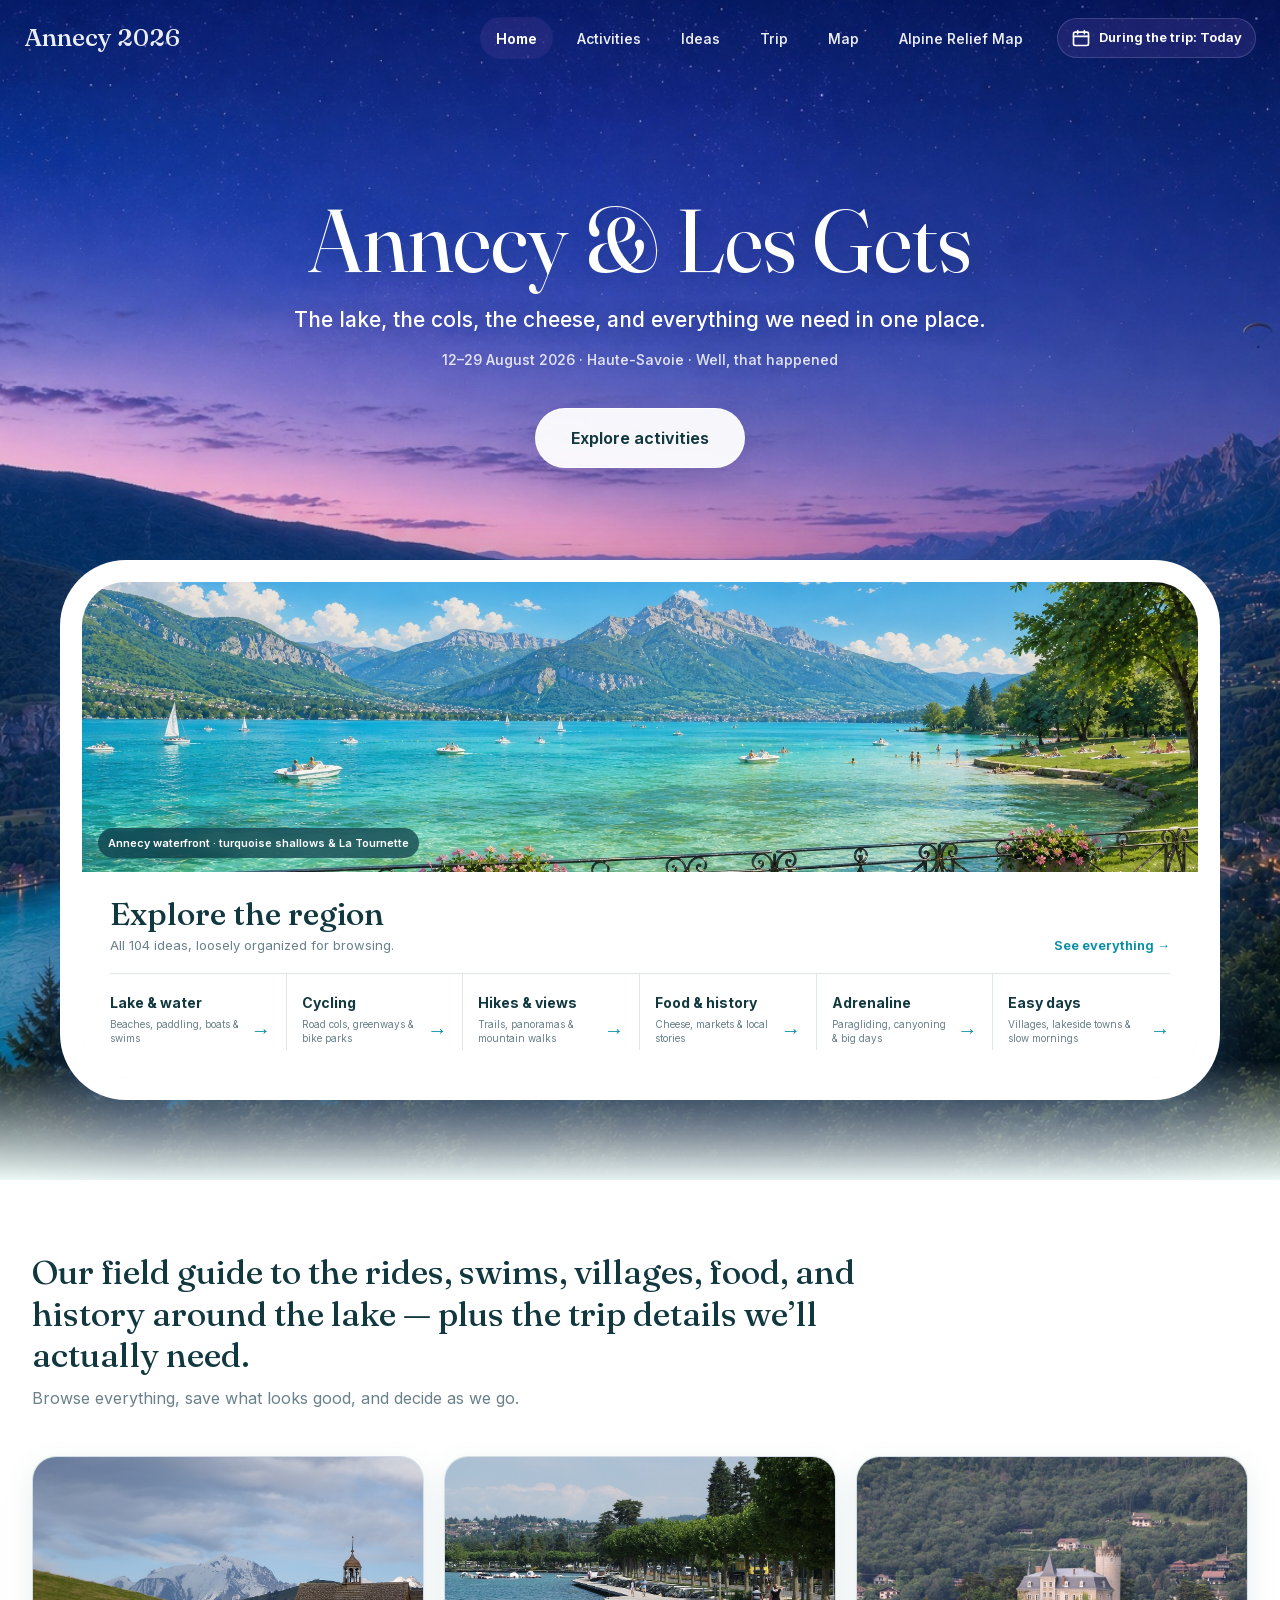
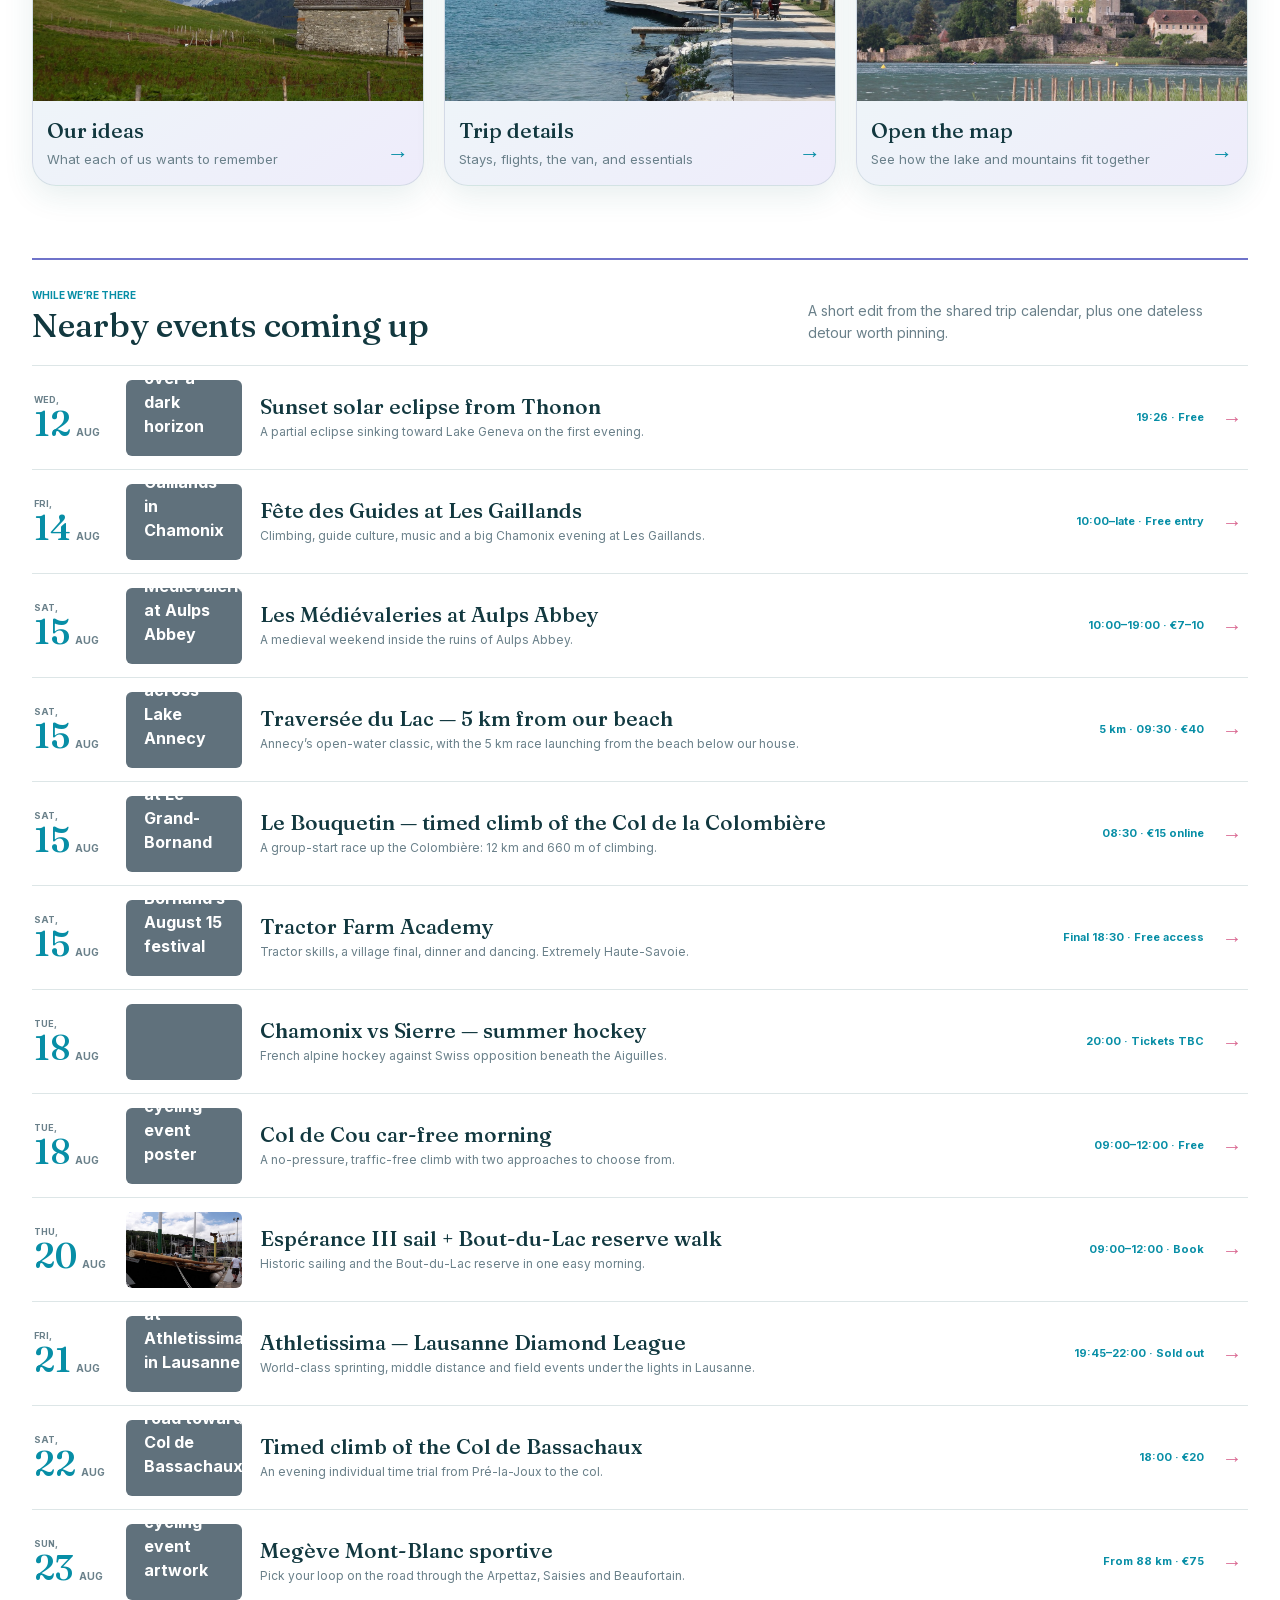
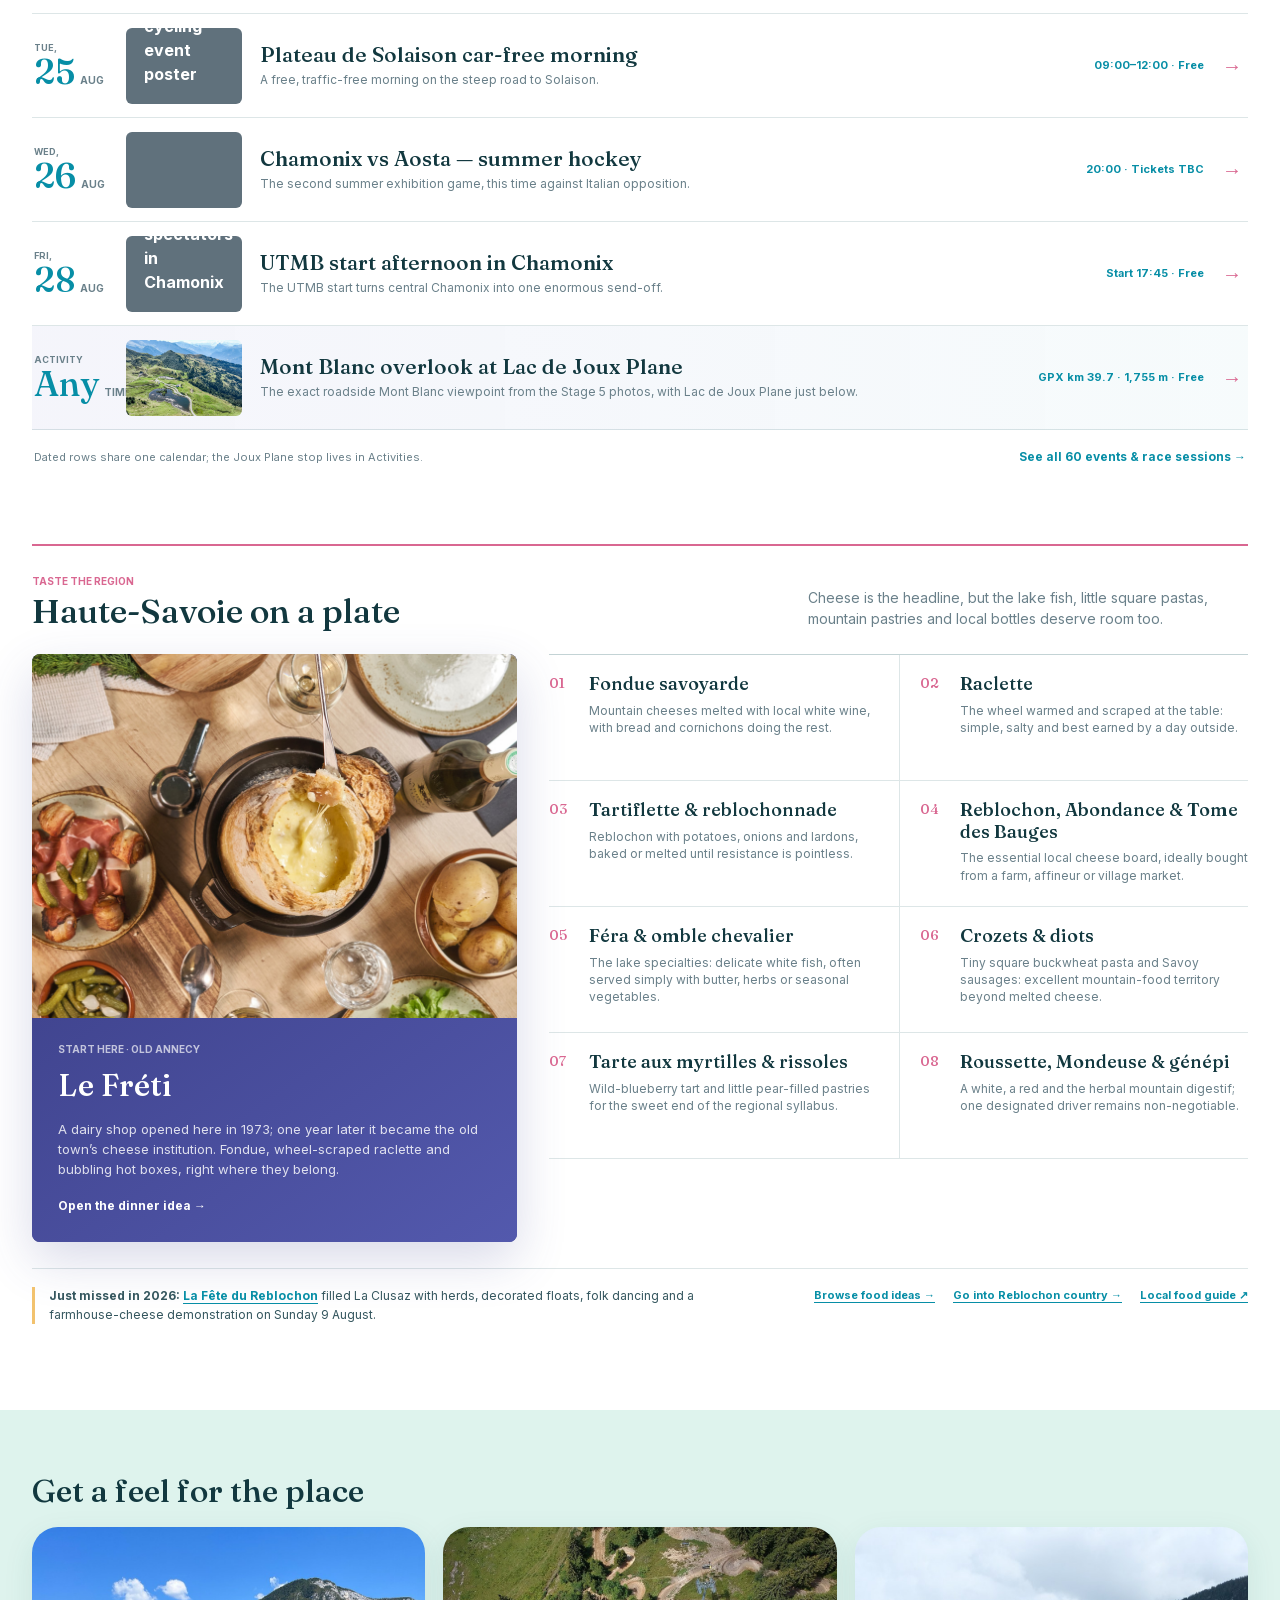
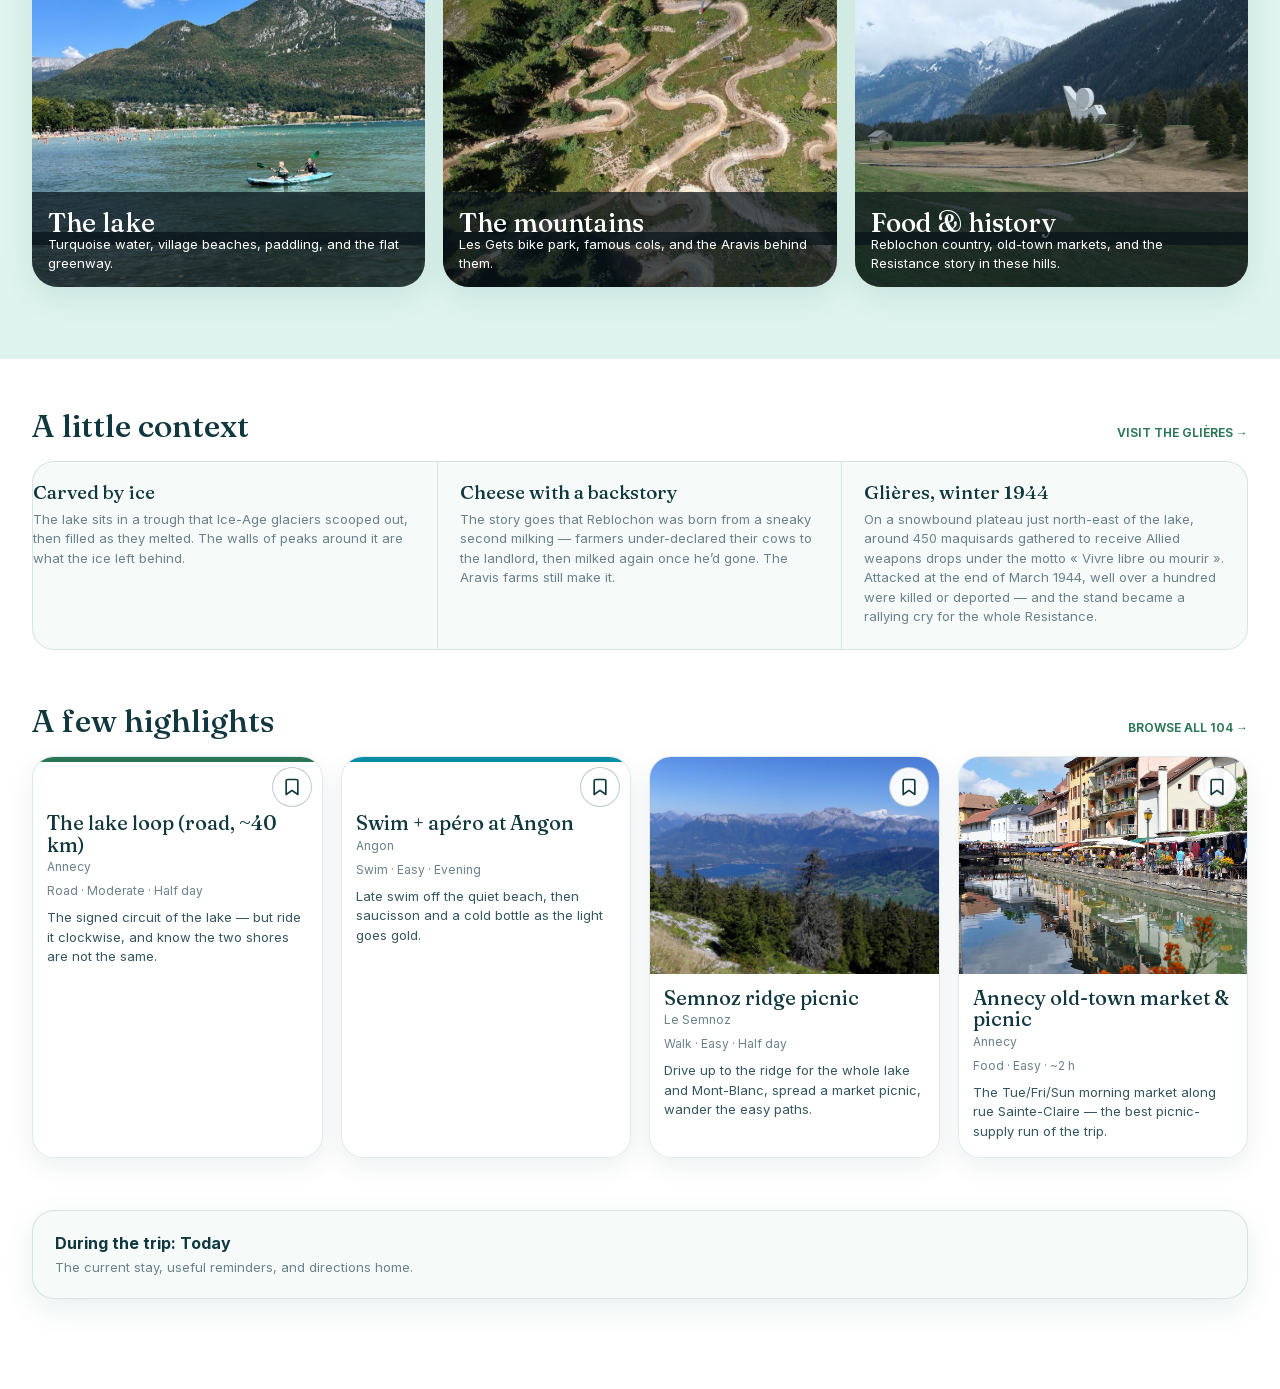
<file: index.html>
<!DOCTYPE html>
<html lang="en">
<head>
  <meta charset="UTF-8" />
  <meta name="viewport" content="width=device-width, initial-scale=1.0, viewport-fit=cover" />
  <title>Annecy &amp; Les Gets — August 2026</title>
  <meta name="description" content="Our Annecy and Les Gets field guide: activities, saved ideas, trip details, and the best of the lake and mountains." />

  <!-- PWA -->
  <link rel="manifest" href="manifest.webmanifest" />
  <meta name="theme-color" content="#6f73ca" />
  <meta name="apple-mobile-web-app-capable" content="yes" />
  <meta name="mobile-web-app-capable" content="yes" />
  <meta name="apple-mobile-web-app-status-bar-style" content="black-translucent" />
  <meta name="apple-mobile-web-app-title" content="Annecy" />
  <link rel="apple-touch-icon" href="assets/icons/apple-touch-icon.png" />
  <link rel="icon" type="image/png" sizes="32x32" href="assets/icons/favicon-32.png" />
  <link rel="icon" type="image/png" sizes="512x512" href="assets/icons/icon-512.png" />

  <!-- Social -->
  <meta property="og:title" content="Annecy &amp; Les Gets — August 2026" />
  <meta property="og:description" content="The lake, the cols, the cheese, and everything we need in one place." />
  <meta property="og:type" content="website" />
  <meta property="og:image" content="assets/wiki/hero-lake.jpg" />

  <!-- Self-hosted font (assets/fonts) via @font-face in styles.css -->
  <link rel="preload" href="assets/fonts/inter-latin.woff2" as="font" type="font/woff2" crossorigin />
  <link rel="preload" href="assets/fonts/fraunces-latin.woff2" as="font" type="font/woff2" crossorigin />

  <link rel="stylesheet" href="styles.css?v=50" />
  <!-- Leaflet is loaded lazily only when the Map screen opens, so a slow or
       failed CDN can never block the rest of the app from booting. -->
</head>
<body class="route-home">
  <a class="skip-link" href="#screen">Skip to content</a>

  <div class="app">
    <header class="appbar" id="appbar">
      <button class="ab-back" id="ab-back" type="button" aria-label="Go back">
        <svg aria-hidden="true" viewBox="0 0 24 24"><path d="m15 18-6-6 6-6"/></svg>
      </button>
      <a class="ab-brand" href="#/" aria-label="Annecy 2026 home">Annecy 2026</a>
      <h1 class="ab-title" id="ab-title">Home</h1>
      <nav class="bottomnav" id="bottomnav" aria-label="Primary">
        <a href="#/" data-nav="home"><svg class="ico" aria-hidden="true" viewBox="0 0 24 24"><path d="M3 10.5 12 4l9 6.5V20a1 1 0 0 1-1 1h-5v-6h-6v6H4a1 1 0 0 1-1-1z"/></svg><span>Home</span></a>
        <a href="#/activities" data-nav="activities"><svg class="ico" aria-hidden="true" viewBox="0 0 24 24"><circle cx="12" cy="12" r="9"/><path d="m15 9-2 5-4 2 2-5z"/></svg><span>Activities</span></a>
        <a href="#/ideas" data-nav="ideas"><svg class="ico" aria-hidden="true" viewBox="0 0 24 24"><path d="M19 21l-7-5-7 5V5a2 2 0 0 1 2-2h10a2 2 0 0 1 2 2z"/></svg><span>Ideas</span></a>
        <a href="#/trip" data-nav="trip"><svg class="ico" aria-hidden="true" viewBox="0 0 24 24"><rect x="3" y="7" width="18" height="13" rx="1.5"/><path d="M8 7V5a2 2 0 0 1 2-2h4a2 2 0 0 1 2 2v2"/></svg><span>Trip</span></a>
        <a href="#/map" data-nav="map"><svg class="ico" aria-hidden="true" viewBox="0 0 24 24"><path d="m9 4 6 2 6-2v14l-6 2-6-2-6 2V6z"/><path d="M9 4v14M15 6v14"/></svg><span>Map</span></a>
        <a href="#/map?view=alpine&amp;cols=all" data-nav="alpine" aria-label="Alpine Relief Map"><svg class="ico" aria-hidden="true" viewBox="0 0 24 24"><path d="m3 19 6.5-11 3.5 6 2.5-4L21 19z"/><path d="m7.7 11 1.8 2.2 1.5-1.6"/></svg><span class="nav-label-full">Alpine Relief Map</span><span class="nav-label-short">Alpine</span></a>
      </nav>
      <a class="ab-today" href="#/today">
        <svg aria-hidden="true" viewBox="0 0 24 24"><rect x="3" y="5" width="18" height="16" rx="2"/><path d="M16 3v4M8 3v4M3 10h18"/></svg>
        <span>During the trip: Today</span>
      </a>
    </header>

    <main class="screen" id="screen" tabindex="-1"><!-- rendered by app.js --></main>
  </div>

  <!-- transient UI, outside the scroll container -->
  <div id="offline-bar" class="offline-bar" role="status" hidden>Offline — showing saved trip data.</div>
  <div id="sw-toast" class="sw-toast" role="status" hidden>
    <span>Site update ready</span>
    <button type="button" id="sw-reload">Update</button>
    <button type="button" id="sw-dismiss" aria-label="Dismiss update notice">
      <svg aria-hidden="true" viewBox="0 0 24 24"><path d="m6 6 12 12M18 6 6 18"/></svg>
    </button>
  </div>
  <div id="live" class="sr-only" aria-live="polite"></div>

  <script src="cent-cols-data.js?v=50"></script>
  <script src="data.js?v=50"></script>
  <script src="activity-media.js?v=50"></script>
  <script src="app.js?v=50"></script>
</body>
</html>
</file>
<file: styles.css>
/* Annecy 2026
   A luminous Alpine field guide: lake light, soft depth, useful structure. */

@font-face {
  font-family: "Inter";
  font-style: normal;
  font-weight: 400 700;
  font-display: swap;
  src: url("assets/fonts/inter-latin.woff2") format("woff2");
  unicode-range: U+0000-00FF, U+0131, U+0152-0153, U+02BB-02BC, U+02C6,
    U+02DA, U+02DC, U+0304, U+0308, U+0329, U+2000-206F, U+20AC, U+2122,
    U+2191, U+2193, U+2212, U+2215, U+FEFF, U+FFFD;
}

@font-face {
  font-family: "Inter";
  font-style: normal;
  font-weight: 400 700;
  font-display: swap;
  src: url("assets/fonts/inter-latin-ext.woff2") format("woff2");
  unicode-range: U+0100-02BA, U+02BD-02C5, U+02C7-02CC, U+02CE-02D7,
    U+02DD-02FF, U+0304, U+0308, U+0329, U+1D00-1DBF, U+1E00-1E9F,
    U+1EF2-1EFF, U+2020, U+20A0-20AB, U+20AD-20C0, U+2113, U+2C60-2C7F,
    U+A720-A7FF;
}

@font-face {
  font-family: "Fraunces";
  font-style: normal;
  font-weight: 100 900;
  font-display: swap;
  src: url("assets/fonts/fraunces-latin.woff2") format("woff2");
  unicode-range: U+0000-00FF, U+0131, U+0152-0153, U+02BB-02BC, U+02C6,
    U+02DA, U+02DC, U+0304, U+0308, U+0329, U+2000-206F, U+20AC, U+2122,
    U+2191, U+2193, U+2212, U+2215, U+FEFF, U+FFFD;
}

@font-face {
  font-family: "Fraunces";
  font-style: normal;
  font-weight: 100 900;
  font-display: swap;
  src: url("assets/fonts/fraunces-latin-ext.woff2") format("woff2");
  unicode-range: U+0100-02BA, U+02BD-02C5, U+02C7-02CC, U+02CE-02D7,
    U+02DD-02FF, U+0304, U+0308, U+0329, U+1D00-1DBF, U+1E00-1E9F,
    U+1EF2-1EFF, U+2020, U+20A0-20AB, U+20AD-20C0, U+2113, U+2C60-2C7F,
    U+A720-A7FF;
}

:root {
  --font: "Avenir Next", "Avenir", "Helvetica Neue", "Inter", sans-serif;
  --display: "Fraunces", "Iowan Old Style", "Palatino Linotype", serif;
  --canvas: #eefaf7;
  --surface: #f6fbfa;
  --surface-strong: #def3ed;
  --ink: #12383f;
  --ink-soft: #34565e;
  --muted: #6a808a;
  --faint: #92a6ad;
  --border: rgba(18, 82, 88, 0.14);
  --border-strong: rgba(18, 82, 88, 0.25);
  --lake: #078ea6;
  --lake-bright: #3ec9c2;
  --lake-soft: #dff7f4;
  --alpine: #2c7658;
  --alpine-soft: #e4f3e9;
  --twilight: #6f73ca;
  --twilight-deep: #414590;
  --twilight-soft: #eeecfb;
  --twilight-haze: #d9dcf5;
  --flower: #d96791;
  --flower-soft: #faeaf1;
  --sun: #f2c26e;
  --alert: #b85c58;
  --alert-soft: #faeceb;
  --shadow: 0 22px 68px rgba(54, 77, 116, 0.16);
  --shadow-soft: 0 10px 30px rgba(29, 94, 101, 0.1);
  --r-sm: 14px;
  --r-md: 24px;
  --r-lg: 42px;
  --header-h: 76px;
  --mobile-nav-h: 66px;
  --safe-t: env(safe-area-inset-top, 0px);
  --safe-b: env(safe-area-inset-bottom, 0px);
  --content: 1280px;
  --reading: 940px;
}

*,
*::before,
*::after {
  box-sizing: border-box;
  margin: 0;
  padding: 0;
}

html {
  color-scheme: light;
  -webkit-text-size-adjust: 100%;
  scroll-behavior: smooth;
}

body {
  min-width: 320px;
  min-height: 100dvh;
  background:
    linear-gradient(145deg, rgba(220, 249, 244, 0.96), rgba(226, 245, 249, 0.96) 48%, rgba(234, 230, 249, 0.94)),
    var(--canvas);
  color: var(--ink);
  font-family: var(--font);
  font-size: 16px;
  line-height: 1.5;
  letter-spacing: 0;
  -webkit-font-smoothing: antialiased;
  text-rendering: optimizeLegibility;
}

body,
button,
input,
select,
textarea {
  font-family: var(--font);
  letter-spacing: 0;
}

button,
input,
select,
textarea {
  font: inherit;
}

button {
  border: 0;
  background: transparent;
  color: inherit;
  cursor: pointer;
}

a {
  color: var(--lake);
  text-underline-offset: 3px;
}

img {
  display: block;
  max-width: 100%;
  background: var(--surface);
}

h1,
h2,
h3,
h4 {
  color: var(--ink);
  font-family: var(--display);
  font-variation-settings: "SOFT" 30, "WONK" 0;
  font-weight: 500;
  line-height: 1.08;
  letter-spacing: 0;
}

p {
  color: var(--ink-soft);
}

:focus-visible {
  outline: 2px solid var(--lake);
  outline-offset: 3px;
}

h1[tabindex="-1"]:focus,
h2[tabindex="-1"]:focus,
main[tabindex="-1"]:focus {
  outline: none;
}

[hidden] {
  display: none !important;
}

.sr-only {
  position: absolute !important;
  width: 1px !important;
  height: 1px !important;
  padding: 0 !important;
  margin: -1px !important;
  overflow: hidden !important;
  clip: rect(0, 0, 0, 0) !important;
  white-space: nowrap !important;
  border: 0 !important;
}

.skip-link {
  position: absolute;
  left: 20px;
  top: -100px;
  z-index: 300;
  padding: 9px 12px;
  border: 1px solid var(--border-strong);
  border-radius: var(--r-sm);
  background: var(--canvas);
  color: var(--ink);
  font-size: 14px;
  font-weight: 600;
  text-decoration: none;
}

.skip-link:focus {
  top: 10px;
}

/* App shell */

.app {
  min-height: 100dvh;
}

.appbar {
  position: sticky;
  top: 0;
  z-index: 80;
  display: flex;
  align-items: center;
  min-height: var(--header-h);
  padding: 0 max(24px, calc((100vw - var(--content)) / 2));
  border-bottom: 1px solid rgba(255, 255, 255, 0.55);
  background: rgba(248, 253, 252, 0.84);
  box-shadow: 0 8px 30px rgba(24, 75, 86, 0.05);
  backdrop-filter: blur(18px);
  transition: color 180ms ease, background 180ms ease;
}

.ab-brand {
  flex: none;
  color: var(--ink);
  font-family: var(--display);
  font-size: 25px;
  font-weight: 500;
  text-decoration: none;
}

.ab-title {
  display: none;
}

.ab-back {
  display: none;
  width: 40px;
  height: 40px;
  margin-right: 8px;
  align-items: center;
  justify-content: center;
  border-radius: 50%;
  background: rgba(255, 255, 255, 0.68);
}

.appbar.has-back .ab-back {
  display: inline-flex;
}

.ab-back svg,
.ab-today svg,
.sw-toast svg,
.local-note svg {
  width: 20px;
  height: 20px;
  fill: none;
  stroke: currentColor;
  stroke-width: 2;
  stroke-linecap: round;
  stroke-linejoin: round;
}

.bottomnav {
  display: flex;
  align-self: stretch;
  align-items: center;
  justify-content: center;
  gap: 8px;
  margin-left: auto;
}

.bottomnav a {
  position: relative;
  display: flex;
  align-items: center;
  height: 42px;
  padding: 0 16px;
  border-radius: 999px;
  color: var(--ink-soft);
  font-size: 14px;
  font-weight: 550;
  text-decoration: none;
  transition: color 160ms ease, background 160ms ease, transform 160ms ease;
}

.bottomnav a::after {
  content: none;
}

.bottomnav a[aria-current="page"] {
  color: var(--ink);
  background: color-mix(in srgb, var(--lake) 11%, transparent);
  font-weight: 650;
}

.bottomnav .ico {
  display: none;
  width: 22px;
  height: 22px;
  fill: none;
  stroke: currentColor;
  stroke-width: 1.8;
  stroke-linecap: round;
  stroke-linejoin: round;
}

.nav-label-short {
  display: none;
}

.ab-today {
  display: inline-flex;
  align-items: center;
  gap: 8px;
  margin-left: 18px;
  padding: 9px 13px;
  border-radius: 999px;
  background: color-mix(in srgb, var(--twilight) 10%, transparent);
  color: var(--twilight);
  font-size: 13px;
  font-weight: 650;
  text-decoration: none;
  white-space: nowrap;
}

.screen {
  width: min(100%, var(--content));
  min-height: calc(100dvh - var(--header-h));
  margin: 34px auto 80px;
  padding: 54px 48px 80px;
  border: 1px solid rgba(255, 255, 255, 0.72);
  border-radius: var(--r-lg);
  background: rgba(255, 255, 255, 0.94);
  box-shadow: var(--shadow);
}

.screen.is-home,
.screen.is-map {
  width: 100%;
  max-width: none;
}

.screen.is-home {
  margin: 0;
  padding: 0 0 90px;
  border: 0;
  border-radius: 0;
  background: #fff;
  box-shadow: none;
}

.screen.is-map {
  display: flex;
  flex-direction: column;
  height: calc(100dvh - var(--header-h) - 28px);
  min-height: 540px;
  margin: 14px auto;
  padding: 0;
  border-radius: 28px;
  overflow: hidden;
}

.route-home {
  background: #5664bd;
}

.route-home .appbar {
  position: absolute;
  right: 0;
  left: 0;
  border-bottom: 0;
  background: transparent;
  box-shadow: none;
  color: #fff;
  backdrop-filter: none;
}

.route-home .ab-brand,
.route-home .bottomnav a,
.route-home .ab-today {
  color: rgba(255, 255, 255, 0.92);
}

.route-home .bottomnav a[aria-current="page"],
.route-home .ab-today {
  background: rgba(68, 57, 143, 0.34);
  color: #fff;
}

.route-home .ab-today {
  border: 1px solid rgba(255, 255, 255, 0.15);
}

/* Twilight shell shared by every guide route beyond Home. The lake and
   alpine greens remain functional accents inside the light reading surface. */

body:not(.route-home) {
  background:
    linear-gradient(160deg, rgba(48, 53, 137, 0.9), rgba(92, 82, 164, 0.72) 42%, rgba(15, 143, 161, 0.55)),
    url("assets/art/annecy-twilight-v3.jpg") center 24% / cover fixed no-repeat,
    #505ab0;
}

body:not(.route-home) .appbar {
  border-bottom-color: rgba(69, 68, 139, 0.13);
  background: linear-gradient(90deg, rgba(249, 250, 255, 0.92), rgba(241, 241, 252, 0.9) 54%, rgba(236, 249, 247, 0.92));
  box-shadow: 0 10px 34px rgba(47, 48, 119, 0.12);
}

body:not(.route-home) .ab-brand {
  color: var(--twilight-deep);
}

body:not(.route-home) .bottomnav a[aria-current="page"] {
  background: color-mix(in srgb, var(--twilight) 13%, transparent);
  color: var(--twilight-deep);
}

body:not(.route-home) .screen {
  border-color: rgba(255, 255, 255, 0.78);
  background: linear-gradient(180deg, rgba(255, 255, 255, 0.97), rgba(248, 248, 253, 0.97) 48%, rgba(240, 250, 247, 0.97));
  box-shadow: 0 28px 80px rgba(42, 40, 111, 0.28), 0 10px 32px rgba(8, 125, 148, 0.13);
}

body:not(.route-home) .page-head {
  position: relative;
  padding-bottom: 18px;
}

body:not(.route-home) .page-head::after {
  position: absolute;
  bottom: 0;
  left: 0;
  width: 94px;
  height: 2px;
  background: linear-gradient(90deg, var(--twilight), var(--lake-bright));
  content: "";
}

body:not(.route-home) .page-kicker {
  color: var(--twilight-deep);
}

body:not(.route-home) .category-tabs,
body:not(.route-home) .person-row {
  border-color: rgba(79, 75, 153, 0.16);
  background: rgba(246, 246, 252, 0.9);
}

body:not(.route-home) .category-tab[aria-pressed="true"],
body:not(.route-home) .person-tab[aria-pressed="true"] {
  background: linear-gradient(135deg, #fff, var(--twilight-soft));
  box-shadow: 0 6px 20px rgba(74, 67, 148, 0.15);
  color: var(--twilight-deep);
}

body:not(.route-home) .pin-card,
body:not(.route-home) .plan-card,
body:not(.route-home) .idea-card {
  border-color: rgba(72, 70, 143, 0.14);
  box-shadow: 0 10px 28px rgba(51, 53, 125, 0.1);
}

body:not(.route-home) .pin-card:hover,
body:not(.route-home) .plan-card:hover,
body:not(.route-home) .idea-card:hover {
  box-shadow: 0 18px 42px rgba(53, 49, 126, 0.17), 0 8px 20px rgba(12, 129, 146, 0.08);
}

body:not(.route-home) .jump-row {
  background: linear-gradient(90deg, rgba(249, 249, 254, 0.94), rgba(239, 249, 247, 0.92));
}

body:not(.route-home) .today-hero,
body:not(.route-home) .van-card,
body:not(.route-home) .info-card,
body:not(.route-home) .avail-line {
  border-color: rgba(75, 72, 147, 0.14);
  background: linear-gradient(145deg, rgba(255, 255, 255, 0.94), rgba(240, 240, 251, 0.7));
}

body:not(.route-home) .map-intro,
body:not(.route-home) .map-toolbar,
body:not(.route-home) .map-list,
body:not(.route-home) .alpine-side {
  background: linear-gradient(145deg, rgba(255, 255, 255, 0.97), rgba(240, 241, 252, 0.95));
}

body:not(.route-home) .map-view-tabs {
  border-color: rgba(75, 72, 147, 0.15);
  background: var(--twilight-soft);
}

body:not(.route-home) .map-view-tab[aria-selected="true"] {
  color: var(--twilight-deep);
}

body:not(.route-home) .alpine-layout {
  background: linear-gradient(145deg, rgba(217, 220, 245, 0.9), rgba(205, 239, 234, 0.91));
}

body:not(.route-home) .dh-inner {
  background: linear-gradient(to top, rgba(48, 43, 118, 0.9), rgba(11, 86, 103, 0.18));
}

/* Shared headings and controls */

.page-head {
  display: flex;
  flex-direction: column;
  align-items: flex-start;
  max-width: 820px;
  margin-bottom: 34px;
}

.page-head h2 {
  margin: 3px 0 8px;
  font-size: 44px;
}

.page-head > p:last-child,
.page-head > div > p:last-child {
  max-width: 720px;
  color: var(--muted);
  font-size: 17px;
}

.page-kicker,
.row-kicker,
.ac-zone,
.th-eyebrow,
.dh-zone,
.flight-direction {
  color: var(--alpine);
  font-size: 12px;
  font-weight: 650;
  line-height: 1.3;
  text-transform: uppercase;
}

.section-head {
  display: flex;
  align-items: baseline;
  justify-content: space-between;
  gap: 20px;
  margin: 44px 0 18px;
}

.section-head h2 {
  font-size: 29px;
}

.section-head p {
  color: var(--muted);
  font-size: 14px;
}

.text-link,
.see-all,
.pc-open,
.pop-link,
.ml-archive {
  color: var(--lake);
  font-size: 14px;
  font-weight: 600;
  text-decoration: none;
}

.link-btn {
  color: var(--lake);
  font-weight: 600;
}

.block {
  display: block;
}

.chips-row,
.actions,
.detail-actions,
.pc-actions,
.hero-actions {
  display: flex;
  flex-wrap: wrap;
  align-items: center;
  gap: 10px;
}

.chip,
.btn,
.mini-btn,
.rain-toggle {
  min-height: 40px;
  padding: 10px 16px;
  border: 1px solid var(--border-strong);
  border-radius: 999px;
  background: rgba(255, 255, 255, 0.9);
  color: var(--ink-soft);
  font-size: 14px;
  font-weight: 600;
  line-height: 1.2;
  text-decoration: none;
  transition: transform 160ms ease, box-shadow 160ms ease, background 160ms ease;
}

.btn {
  border-color: var(--lake);
  background: var(--lake);
  color: #fff;
  box-shadow: 0 8px 22px rgba(23, 111, 193, 0.2);
}

.btn.ghost {
  background: var(--canvas);
  color: var(--lake);
}

.chip[aria-pressed="true"],
.rain-toggle[aria-pressed="true"] {
  border-color: var(--lake);
  background: var(--lake-soft);
  color: var(--lake);
}

.chip:hover,
.btn:hover,
.mini-btn:hover,
.rain-toggle:hover {
  transform: translateY(-1px);
}

.tag,
.pc-tag,
.verify-badge,
.closed-chip,
.lg {
  display: inline-block;
  padding: 3px 6px;
  border-radius: 3px;
  background: var(--surface-strong);
  color: var(--ink-soft);
  font-size: 11px;
  font-weight: 650;
}

.verify-badge,
.pc-tag.verify {
  background: var(--alert-soft);
  color: var(--alert);
}

.empty {
  padding: 42px 24px;
  border: 1px dashed var(--border-strong);
  border-radius: var(--r-md);
  background: rgba(239, 248, 246, 0.72);
  color: var(--muted);
  text-align: center;
}

.intro,
.detail-lede,
.detail-why,
.source-line,
.foot-note {
  max-width: 780px;
}

.intro,
.detail-lede {
  margin: 18px 0;
  color: var(--ink-soft);
  font-size: 17px;
}

.detail-why {
  margin: 14px 0 22px;
}

.source-line,
.foot-note {
  margin: 30px 0 0;
  color: var(--muted);
  font-size: 12px;
  line-height: 1.6;
}

.note-box {
  margin: 18px 0;
  padding: 14px 16px;
  border: 1px solid rgba(23, 111, 193, 0.15);
  border-left: 3px solid var(--lake);
  border-radius: 0 var(--r-sm) var(--r-sm) 0;
  background: var(--lake-soft);
  color: var(--ink-soft);
  font-size: 14px;
}

.note-box.warn {
  border-left-color: var(--alert);
  background: var(--alert-soft);
}

/* Home */

.hm-live {
  position: absolute;
  top: calc(var(--header-h) + 8px);
  right: 24px;
  left: 24px;
  z-index: 3;
  display: flex;
  align-items: center;
  justify-content: space-between;
  gap: 16px;
  max-width: 520px;
  margin: 0 auto;
  padding: 11px 17px;
  border: 1px solid rgba(255, 255, 255, 0.28);
  border-radius: 999px;
  background: rgba(12, 65, 104, 0.45);
  color: #fff;
  font-size: 14px;
  font-weight: 600;
  text-decoration: none;
  backdrop-filter: blur(12px);
}

.hm-live .hm-go {
  color: #fff;
}

.hm-world {
  position: relative;
  min-height: 1110px;
  overflow: hidden;
  background:
    linear-gradient(to bottom, rgba(73, 59, 150, 0.04), rgba(6, 91, 109, 0.14)),
    url("assets/art/annecy-twilight-v3.jpg") center top / cover no-repeat;
  isolation: isolate;
}

.hm-world::after {
  position: absolute;
  right: 0;
  bottom: -1px;
  left: 0;
  z-index: -1;
  height: 120px;
  background: linear-gradient(to bottom, rgba(238, 250, 247, 0), var(--canvas));
  content: "";
  pointer-events: none;
}

.hm-cover {
  position: relative;
  min-height: 1110px;
  padding: calc(var(--header-h) + 120px) 32px 80px;
  overflow: visible;
  background: transparent;
}

.hm-cover-txt {
  position: relative;
  z-index: 2;
  max-width: 980px;
  margin: 0 auto;
  padding: 0;
  background: transparent;
  color: #fff;
  text-align: center;
  text-shadow: 0 2px 22px rgba(7, 45, 71, 0.28);
}

.hm-cover-txt p {
  color: #fff;
}

.hm-eyebrow {
  color: var(--alpine);
  font-size: 12px;
  font-weight: 650;
  text-transform: uppercase;
  text-decoration: none;
}

.hm-title {
  margin: 0;
  color: #fff;
  font-size: clamp(62px, 7vw, 104px);
  font-variation-settings: "SOFT" 20, "WONK" 0;
  font-weight: 400;
  line-height: 0.98;
}

.hm-dek {
  max-width: 760px;
  margin: 20px auto 0;
  font-size: 21px;
  font-weight: 500;
}

.hm-meta {
  margin-top: 14px;
  font-size: 14px;
  font-weight: 550;
  opacity: 0.82;
}

.hm-cta {
  display: inline-flex;
  min-width: 210px;
  min-height: 60px;
  align-items: center;
  justify-content: center;
  margin-top: 38px;
  padding: 15px 26px;
  border: 1px solid rgba(255, 255, 255, 0.88);
  border-radius: 999px;
  background: rgba(255, 255, 255, 0.94);
  box-shadow: 0 12px 36px rgba(65, 55, 137, 0.28);
  color: var(--ink);
  font-size: 16px;
  font-weight: 650;
  text-decoration: none;
  text-shadow: none;
  transition: transform 180ms ease, box-shadow 180ms ease, background 180ms ease;
}

.hm-cta:hover {
  background: #fff;
  box-shadow: 0 16px 44px rgba(65, 55, 137, 0.34);
  transform: translateY(-2px);
}

.hm-portal {
  position: relative;
  z-index: 2;
  max-width: 1160px;
  margin: 92px auto 0;
  overflow: hidden;
  border: 22px solid rgba(255, 255, 255, 0.94);
  border-radius: 66px;
  background: #fff;
  box-shadow:
    0 30px 84px rgba(56, 48, 126, 0.3),
    0 12px 46px rgba(20, 143, 155, 0.18),
    inset 0 0 0 1px rgba(20, 94, 123, 0.12);
}

.hm-portal-view {
  position: relative;
  height: 290px;
  overflow: hidden;
  background: var(--lake-bright);
}

.hm-portal-view img {
  width: 100%;
  height: 100%;
  object-fit: cover;
  animation: portal-breathe 18s ease-in-out infinite alternate;
}

.hm-portal-caption {
  position: absolute;
  bottom: 14px;
  left: 16px;
  padding: 7px 10px;
  border-radius: 999px;
  background: rgba(5, 47, 65, 0.66);
  color: #fff;
  font-size: 11px;
  font-weight: 600;
  letter-spacing: 0;
  backdrop-filter: blur(8px);
}

@keyframes portal-breathe {
  from {
    transform: scale(1);
  }
  to {
    transform: scale(1.025);
  }
}

.hm-portal-body {
  padding: 25px 28px 28px;
  background: rgba(255, 255, 255, 0.97);
}

.hm-portal-head {
  display: flex;
  align-items: end;
  justify-content: space-between;
  gap: 24px;
  margin-bottom: 18px;
}

.hm-portal-head h3 {
  font-size: 32px;
}

.hm-portal-head p {
  margin-top: 4px;
  color: var(--muted);
  font-size: 13px;
}

.hm-portal-head > a {
  color: var(--lake);
  font-size: 13px;
  font-weight: 650;
  text-decoration: none;
  white-space: nowrap;
}

.hm-region-index {
  display: grid;
  grid-template-columns: repeat(6, minmax(0, 1fr));
  border-top: 1px solid var(--border);
}

.hm-region-link {
  display: flex;
  min-width: 0;
  align-items: flex-end;
  justify-content: space-between;
  gap: 10px;
  padding: 18px 15px 5px;
  border-right: 1px solid var(--border);
  color: var(--ink);
  text-decoration: none;
  transition: color 160ms ease, transform 160ms ease;
}

.hm-region-link:first-child {
  padding-left: 0;
}

.hm-region-link:last-child {
  padding-right: 0;
  border-right: 0;
}

.hm-region-link:hover {
  color: var(--lake);
  transform: translateY(-2px);
}

.hm-region-link strong,
.hm-region-link small {
  display: block;
}

.hm-region-link strong {
  font-size: 14px;
}

.hm-region-link small {
  margin-top: 5px;
  color: var(--muted);
  font-size: 10px;
  line-height: 1.35;
}

.hm-region-go {
  flex: none;
  color: var(--lake);
  font-size: 20px;
}

.hm-intro {
  max-width: var(--content);
  margin: 0 auto;
  padding: 72px 32px 28px;
}

.hm-lead {
  max-width: 850px;
  color: var(--ink);
  font-family: var(--display);
  font-size: 34px;
  font-weight: 450;
  line-height: 1.22;
}

.hm-sub {
  margin-top: 9px;
  color: var(--muted);
  font-size: 16px;
}

.hm-index {
  display: grid;
  grid-template-columns: repeat(3, minmax(0, 1fr));
  gap: 20px;
  max-width: var(--content);
  margin: 0 auto;
  padding: 18px 32px 72px;
}

.hm-ix {
  display: grid;
  grid-template-rows: auto 1fr;
  overflow: hidden;
  border: 1px solid rgba(19, 76, 84, 0.12);
  border-radius: 24px;
  background: linear-gradient(145deg, var(--canvas), var(--twilight-soft));
  box-shadow: var(--shadow-soft);
  color: var(--ink);
  text-decoration: none;
  transition: transform 180ms ease, box-shadow 180ms ease;
}

.hm-ix:hover {
  box-shadow: 0 16px 42px rgba(63, 68, 143, 0.17);
  transform: translateY(-3px);
}

.hm-ix img {
  width: 100%;
  aspect-ratio: 16 / 10;
  object-fit: cover;
}

.hm-ix-b {
  display: block;
  min-width: 0;
  padding: 14px 42px 15px 14px;
}

.hm-ix-b strong {
  display: block;
  font-family: var(--display);
  font-size: 21px;
  font-weight: 500;
}

.hm-ix-b span {
  display: block;
  margin-top: 4px;
  color: var(--muted);
  font-size: 13px;
}

.hm-arr {
  position: absolute;
  align-self: end;
  justify-self: end;
  margin: 0 14px 15px 0;
  color: var(--lake);
  font-size: 22px;
}

.hm-ix {
  position: relative;
}

.hm-events {
  max-width: var(--content);
  margin: 0 auto;
  padding: 0 32px 78px;
}

.hm-events-head {
  display: grid;
  grid-template-columns: minmax(0, 1fr) minmax(280px, 440px);
  align-items: end;
  gap: 36px;
  padding: 28px 0 22px;
  border-top: 2px solid var(--twilight);
}

.hm-events-head h3 {
  margin-top: 4px;
  font-size: 34px;
}

.hm-events-head > p {
  color: var(--muted);
  font-size: 14px;
  line-height: 1.55;
}

.hm-events-kicker {
  color: var(--lake);
  font-size: 10px;
  font-weight: 750;
  text-transform: uppercase;
}

.hm-event-list {
  border-top: 1px solid var(--border);
}

.hm-events-foot {
  display: flex;
  align-items: baseline;
  justify-content: space-between;
  gap: 24px;
  padding: 18px 2px 0;
}

.hm-events-foot span {
  color: var(--muted);
  font-size: 11px;
}

.hm-events-foot a {
  font-size: 12px;
  font-weight: 700;
  text-decoration: none;
}

.hm-event-row {
  display: grid;
  grid-template-columns: 74px 116px minmax(0, 1fr) minmax(120px, auto) 24px;
  align-items: center;
  gap: 18px;
  min-height: 104px;
  padding: 12px 2px;
  border-bottom: 1px solid var(--border);
  color: var(--ink);
  text-decoration: none;
  transition: color 160ms ease, background 160ms ease;
}

.hm-event-media {
  display: block;
  width: 116px;
  height: 76px;
  overflow: hidden;
  border-radius: 6px;
  background: var(--surface-strong);
}

.hm-event-media img,
.hm-event-media .cover-ph {
  width: 100%;
  height: 100%;
  object-fit: cover;
}

.hm-event-row:hover {
  background: rgba(111, 115, 202, 0.055);
  color: var(--twilight);
}

.hm-anytime-row {
  background: linear-gradient(90deg, rgba(111, 115, 202, 0.07), rgba(10, 143, 168, 0.035));
}

.hm-anytime-date strong {
  font-size: 24px;
}

.hm-anytime-date small {
  line-height: 1.15;
}

.hm-event-date {
  display: grid;
  grid-template-columns: auto auto;
  align-items: baseline;
  justify-content: start;
  column-gap: 5px;
  color: var(--lake);
  line-height: 1;
}

.hm-event-date span {
  grid-column: 1 / -1;
  margin-bottom: 2px;
  color: var(--muted);
  font-size: 9px;
  font-weight: 750;
  text-transform: uppercase;
}

.hm-event-date strong {
  font-family: var(--display);
  font-size: 35px;
  font-weight: 500;
}

.hm-event-date small {
  color: var(--muted);
  font-size: 10px;
  font-weight: 700;
  text-transform: uppercase;
}

.hm-event-copy,
.hm-event-copy strong,
.hm-event-copy span {
  display: block;
  min-width: 0;
}

.hm-event-copy strong {
  font-family: var(--display);
  font-size: 21px;
  font-weight: 520;
  line-height: 1.12;
}

.hm-event-copy span {
  margin-top: 5px;
  color: var(--muted);
  font-size: 12px;
  line-height: 1.45;
}

.hm-event-meta {
  color: var(--lake);
  font-size: 11px;
  font-weight: 700;
  text-align: right;
  white-space: nowrap;
}

.hm-event-go {
  color: var(--flower);
  font-size: 20px;
}

.hm-specialties {
  max-width: var(--content);
  margin: 0 auto;
  padding: 0 32px 86px;
}

.hm-specialties-head {
  display: grid;
  grid-template-columns: minmax(0, 1fr) minmax(280px, 440px);
  align-items: end;
  gap: 36px;
  padding: 28px 0 24px;
  border-top: 2px solid var(--flower);
}

.hm-specialties-head h3 {
  margin-top: 4px;
  font-size: 34px;
}

.hm-specialties-head > p {
  color: var(--muted);
  font-size: 14px;
  line-height: 1.55;
}

.hm-specialties-kicker {
  color: var(--flower);
  font-size: 10px;
  font-weight: 750;
  text-transform: uppercase;
}

.hm-specialties-layout {
  display: grid;
  grid-template-columns: minmax(300px, 0.82fr) minmax(0, 1.18fr);
  gap: 32px;
  align-items: start;
}

.hm-specialty-feature {
  display: grid;
  overflow: hidden;
  border-radius: 8px;
  background: var(--twilight-deep);
  box-shadow: 0 18px 50px rgba(65, 69, 144, 0.2);
  color: #fff;
  text-decoration: none;
  transition: box-shadow 180ms ease, transform 180ms ease;
}

.hm-specialty-feature:hover {
  box-shadow: 0 24px 58px rgba(65, 69, 144, 0.28);
  transform: translateY(-3px);
}

.hm-specialty-feature > img {
  width: 100%;
  aspect-ratio: 4 / 3;
  object-fit: cover;
}

.hm-specialty-feature-copy,
.hm-specialty-feature-copy small,
.hm-specialty-feature-copy strong,
.hm-specialty-feature-copy span,
.hm-specialty-feature-copy b {
  display: block;
}

.hm-specialty-feature-copy {
  padding: 24px 26px 27px;
  background: linear-gradient(145deg, var(--twilight-deep), #5359ad);
}

.hm-specialty-feature-copy small {
  color: rgba(255, 255, 255, 0.68);
  font-size: 10px;
  font-weight: 700;
  text-transform: uppercase;
}

.hm-specialty-feature-copy strong {
  margin-top: 5px;
  font-family: var(--display);
  font-size: 31px;
  font-weight: 520;
}

.hm-specialty-feature-copy span {
  margin-top: 10px;
  color: rgba(255, 255, 255, 0.82);
  font-size: 13px;
  line-height: 1.55;
}

.hm-specialty-feature-copy b {
  margin-top: 18px;
  color: #fff;
  font-size: 12px;
  font-weight: 700;
}

.hm-specialty-menu {
  display: grid;
  grid-template-columns: repeat(2, minmax(0, 1fr));
  border-top: 1px solid var(--border-strong);
}

.hm-specialty-item {
  display: grid;
  grid-template-columns: 30px minmax(0, 1fr);
  gap: 10px;
  min-height: 126px;
  padding: 18px 20px 18px 0;
  border-bottom: 1px solid var(--border);
}

.hm-specialty-item:nth-child(even) {
  padding-right: 0;
  padding-left: 20px;
  border-left: 1px solid var(--border);
}

.hm-specialty-item > span {
  color: var(--flower);
  font-family: var(--display);
  font-size: 14px;
}

.hm-specialty-item h4 {
  font-family: var(--display);
  font-size: 18px;
  font-weight: 540;
  line-height: 1.2;
}

.hm-specialty-item p {
  margin-top: 7px;
  color: var(--muted);
  font-size: 12px;
  line-height: 1.45;
}

.hm-specialty-foot {
  display: grid;
  grid-template-columns: minmax(0, 1fr) auto;
  align-items: start;
  gap: 28px;
  margin-top: 26px;
  padding-top: 18px;
  border-top: 1px solid var(--border);
}

.hm-fete-note {
  max-width: 720px;
  padding-left: 14px;
  border-left: 3px solid var(--sun);
  color: var(--ink-soft);
  font-size: 12px;
  line-height: 1.55;
}

.hm-fete-note a {
  font-weight: 700;
}

.hm-specialty-links {
  display: flex;
  flex-wrap: wrap;
  justify-content: flex-end;
  gap: 8px 18px;
}

.hm-specialty-links a {
  font-size: 11px;
  font-weight: 700;
  white-space: nowrap;
}

.event-hero {
  width: 100%;
  max-height: 430px;
  margin: 0 0 28px;
  overflow: hidden;
  border-radius: 8px;
  background: var(--surface-strong);
}

.event-hero img {
  display: block;
  width: 100%;
  max-height: 430px;
  aspect-ratio: 16 / 7;
  object-fit: cover;
}

.hm-place {
  padding: 64px max(32px, calc((100vw - var(--content)) / 2)) 72px;
  background: var(--surface-strong);
}

.hm-lab {
  display: flex;
  align-items: baseline;
  justify-content: space-between;
  gap: 20px;
  margin-bottom: 18px;
}

.hm-lab h3 {
  font-size: 32px;
}

.hm-scroll {
  display: grid;
  grid-template-columns: repeat(3, minmax(0, 1fr));
  gap: 18px;
}

.hm-pc {
  position: relative;
  min-height: 360px;
  overflow: hidden;
  border-radius: 26px;
  box-shadow: var(--shadow-soft);
  color: #fff;
  text-decoration: none;
}

.hm-pc img {
  width: 100%;
  height: 100%;
  object-fit: cover;
}

.hm-pc strong,
.hm-pc span {
  position: absolute;
  right: 0;
  left: 0;
  background: rgba(8, 19, 26, 0.72);
  color: #fff;
}

.hm-pc strong {
  bottom: 42px;
  padding: 12px 16px 2px;
  font-family: var(--display);
  font-size: 26px;
  font-weight: 500;
}

.hm-pc span {
  bottom: 0;
  min-height: 44px;
  padding: 3px 16px 13px;
  font-size: 13px;
}

.hm-taster {
  max-width: var(--content);
  margin: 0 auto;
  padding: 50px 32px 16px;
}

.hm-context {
  max-width: var(--content);
  margin: 0 auto;
  padding: 50px 32px 4px;
}

.hm-context-grid {
  display: grid;
  grid-template-columns: repeat(3, minmax(0, 1fr));
  overflow: hidden;
  border: 1px solid var(--border);
  border-radius: 22px;
  background: var(--surface);
}

.hm-context-grid article {
  padding: 20px 22px 22px 0;
  border-right: 1px solid var(--border);
}

.hm-context-grid article + article {
  padding-left: 22px;
}

.hm-context-grid article:last-child {
  border-right: 0;
}

.hm-context-grid h4 {
  margin-bottom: 7px;
  font-size: 19px;
}

.hm-context-grid p {
  color: var(--muted);
  font-size: 13px;
}

.hm-pad {
  padding: 0;
}

.hm-today {
  display: block;
  max-width: calc(var(--content) - 64px);
  margin: 36px auto 0;
  padding: 20px 22px;
  border: 1px solid var(--border);
  border-radius: 22px;
  background: var(--surface);
  box-shadow: var(--shadow-soft);
  color: var(--ink);
  text-decoration: none;
}

.hm-today strong,
.hm-today span {
  display: block;
}

.hm-today span {
  margin-top: 3px;
  color: var(--muted);
  font-size: 13px;
}

/* Activities */

.category-tabs {
  display: flex;
  gap: 6px;
  margin-bottom: 22px;
  padding: 6px;
  overflow-x: auto;
  border: 1px solid var(--border);
  border-radius: 999px;
  background: var(--surface);
  scrollbar-width: none;
}

.category-tabs::-webkit-scrollbar {
  display: none;
}

.category-tab {
  flex: none;
  padding: 10px 15px;
  border-radius: 999px;
  color: var(--muted);
  font-size: 14px;
  font-weight: 550;
  white-space: nowrap;
}

.category-tab[aria-pressed="true"] {
  background: linear-gradient(135deg, #fff, var(--lake-soft));
  box-shadow: 0 5px 18px rgba(18, 112, 122, 0.12);
  color: var(--lake);
  font-weight: 700;
}

.activity-tools {
  display: grid;
  grid-template-columns: 150px 140px 160px auto minmax(220px, 1fr) auto;
  align-items: end;
  gap: 10px;
  margin-bottom: 22px;
}

.activity-filter-toggle {
  display: none;
}

.filter-field,
.activity-search {
  display: flex;
  flex-direction: column;
  gap: 5px;
}

.filter-field > span {
  color: var(--muted);
  font-size: 11px;
  font-weight: 650;
  text-transform: uppercase;
}

.filter-field select,
.search-input {
  width: 100%;
  min-height: 42px;
  padding: 9px 11px;
  border: 1px solid var(--border-strong);
  border-radius: 12px;
  background: rgba(255, 255, 255, 0.92);
  color: var(--ink);
  font-size: 14px;
}

.rain-toggle {
  min-height: 42px;
}

.activity-count {
  padding-bottom: 11px;
  color: var(--muted);
  font-size: 13px;
  white-space: nowrap;
}

.bike-banner {
  display: flex;
  align-items: center;
  justify-content: space-between;
  gap: 20px;
  margin: 18px 0 26px;
  padding: 14px 16px;
  border: 1px solid rgba(31, 112, 90, 0.14);
  border-radius: 18px;
  background: var(--alpine-soft);
  color: var(--ink);
  text-decoration: none;
}

.bike-banner strong,
.bike-banner small {
  display: block;
}

.bike-banner small {
  margin-top: 2px;
  color: var(--muted);
  font-size: 12px;
}

.bb-go {
  color: var(--alpine);
  font-size: 22px;
}

.bike-head {
  margin-bottom: 26px;
}

.tour-country {
  margin: 0 0 52px;
  border-top: 1px solid var(--border-strong);
}

.tour-country-head {
  display: grid;
  grid-template-columns: minmax(0, 1fr) auto;
  gap: 36px;
  padding: 28px 0 24px;
}

.tour-country-head h3 {
  margin: 3px 0 8px;
  font-size: 36px;
}

.tour-country-head > div:first-child > p:last-child {
  max-width: 680px;
}

.tour-country-actions {
  display: flex;
  flex-direction: column;
  align-items: flex-end;
  justify-content: flex-end;
  gap: 8px;
  font-size: 13px;
  font-weight: 650;
  white-space: nowrap;
}

.tour-col-list {
  border-top: 1px solid var(--border);
}

.tour-col-row {
  display: grid;
  grid-template-columns: minmax(230px, 0.72fr) minmax(0, 2fr);
  gap: 34px;
  padding: 27px 0 29px;
  border-bottom: 1px solid var(--border);
}

.tour-col-name {
  display: flex;
  align-items: flex-start;
  gap: 15px;
}

.tour-col-number {
  flex: 0 0 auto;
  padding-top: 4px;
  color: var(--lake);
  font-family: var(--display);
  font-size: 19px;
  font-variation-settings: "SOFT" 30, "WONK" 0;
}

.tour-col-name p,
.alpine-detail-head > p {
  color: var(--alpine);
  font-size: 10px;
  font-weight: 700;
  text-transform: uppercase;
}

.tour-col-name h4 {
  margin-top: 5px;
  font-size: 25px;
}

.tour-col-facts {
  display: grid;
  grid-template-columns: repeat(3, minmax(0, 1fr));
  gap: 0;
}

.tour-col-facts > div {
  padding: 0 20px;
  border-left: 1px solid var(--border);
}

.tour-col-facts > div:first-child {
  padding-left: 0;
  border-left: 0;
}

.tour-col-facts dt {
  margin-bottom: 5px;
  color: var(--muted);
  font-size: 10px;
  font-weight: 700;
  text-transform: uppercase;
}

.tour-col-facts dd {
  color: var(--ink-soft);
  font-size: 13px;
  line-height: 1.55;
}

.tour-col-links {
  display: flex;
  flex-wrap: wrap;
  gap: 7px 16px;
  margin-top: 15px;
  font-size: 12px;
  font-weight: 650;
}

.bike-rides-head {
  margin-top: 0;
}

.pin-grid {
  display: grid;
  grid-template-columns: repeat(4, minmax(0, 1fr));
  gap: 18px;
}

.pin-card,
.plan-card,
.idea-card {
  position: relative;
  min-width: 0;
  overflow: hidden;
  border: 1px solid rgba(19, 76, 84, 0.12);
  border-radius: 22px;
  background: rgba(255, 255, 255, 0.96);
  box-shadow: 0 9px 26px rgba(20, 70, 82, 0.08);
  transition: transform 180ms ease, box-shadow 180ms ease;
}

.pin-card:hover,
.plan-card:hover,
.idea-card:hover {
  box-shadow: 0 16px 38px rgba(20, 70, 82, 0.14);
  transform: translateY(-2px);
}

.pin-hit,
.pc-hit,
.idea-hit {
  display: block;
  color: var(--ink);
  text-decoration: none;
}

.pin-img {
  position: relative;
  overflow: hidden;
  background: var(--surface);
}

.pin-img img {
  width: 100%;
  aspect-ratio: 4 / 3;
  object-fit: cover;
}

.pin-card.no-photo::before,
.idea-card.no-photo::before {
  position: absolute;
  top: 0;
  right: 0;
  left: 0;
  height: 5px;
  background: var(--lake);
  content: "";
}

.pin-card.no-photo[data-tint="pine"]::before,
.idea-card.no-photo[data-tint="pine"]::before {
  background: var(--alpine);
}

.pin-card.no-photo[data-tint="sun"]::before,
.idea-card.no-photo[data-tint="sun"]::before {
  background: var(--sun);
}

.pin-card.no-photo[data-tint="purple"]::before,
.idea-card.no-photo[data-tint="purple"]::before {
  background: var(--twilight);
}

.pin-card.no-photo .pin-hit {
  padding-top: 42px;
}

.idea-card.no-photo .idea-hit {
  padding-top: 44px;
}

.pin-leg {
  position: absolute;
  top: 10px;
  left: 10px;
  padding: 4px 6px;
  border-radius: 2px;
  background: rgba(8, 19, 26, 0.78);
  color: #fff;
  font-size: 10px;
  font-weight: 700;
  text-transform: uppercase;
}

.pin-card h3 {
  margin: 13px 14px 3px;
  font-family: var(--display);
  font-size: 20px;
  font-weight: 500;
}

.pin-place {
  margin: 0 14px 6px;
  color: var(--muted);
  font-size: 12px;
}

.pin-meta {
  margin: 0 14px 8px;
  color: var(--muted);
  font-size: 12px;
}

.pin-sum {
  display: -webkit-box;
  margin: 0 14px 16px;
  overflow: hidden;
  color: var(--ink-soft);
  font-size: 13px;
  -webkit-box-orient: vertical;
  -webkit-line-clamp: 3;
}

.pin-foot,
.idea-save {
  position: absolute;
  top: 10px;
  right: 10px;
}

.save-btn {
  display: inline-flex;
  width: 40px;
  height: 40px;
  align-items: center;
  justify-content: center;
  border: 1px solid rgba(184, 197, 203, 0.9);
  border-radius: 50%;
  background: rgba(255, 255, 255, 0.95);
  color: var(--ink);
}

.save-btn.on {
  border-color: var(--flower);
  background: var(--flower);
  color: #fff;
}

.bookmark-icon {
  width: 20px;
  height: 20px;
  fill: none;
  stroke: currentColor;
  stroke-width: 2;
  stroke-linecap: round;
  stroke-linejoin: round;
}

.credits {
  margin-top: 50px;
  border-top: 1px solid var(--border);
  padding-top: 18px;
  color: var(--muted);
  font-size: 12px;
}

.credits summary {
  cursor: pointer;
  font-weight: 650;
}

.credits p {
  margin-top: 10px;
  color: var(--muted);
  line-height: 1.7;
}

/* Ideas */

.ideas-head {
  max-width: none;
  flex-direction: row;
  align-items: flex-end;
  justify-content: space-between;
}

.person-row {
  display: flex;
  gap: 6px;
  margin-bottom: 10px;
  padding: 6px;
  overflow-x: auto;
  border: 1px solid var(--border);
  border-radius: 999px;
  background: var(--surface);
}

.person-tab {
  display: inline-flex;
  flex: none;
  align-items: center;
  gap: 7px;
  padding: 10px 16px;
  border-radius: 999px;
  color: var(--muted);
  font-size: 14px;
  font-weight: 600;
}

.person-tab[aria-pressed="true"] {
  background: linear-gradient(135deg, #fff, var(--twilight-soft));
  box-shadow: 0 5px 18px rgba(83, 72, 158, 0.13);
  color: var(--twilight);
}

.mc-count {
  min-width: 19px;
  padding: 1px 5px;
  border-radius: 3px;
  background: var(--surface-strong);
  color: inherit;
  font-size: 11px;
  text-align: center;
}

.board-meta {
  margin: 12px 0 18px;
  color: var(--muted);
  font-size: 12px;
}

.ideas-grid {
  columns: 4;
  column-gap: 18px;
}

.idea-card {
  display: inline-block;
  width: 100%;
  margin: 0 0 18px;
  break-inside: avoid;
}

.idea-hit > img {
  width: 100%;
  height: auto;
  min-height: 180px;
  object-fit: cover;
}

.idea-copy {
  display: block;
  padding: 12px 14px;
}

.idea-copy strong,
.idea-copy span {
  display: block;
}

.idea-copy .idea-status {
  display: none;
}

.idea-copy strong {
  font-size: 16px;
}

.idea-copy span {
  margin-top: 3px;
  color: var(--muted);
  font-size: 12px;
}

.status-picker {
  display: grid;
  grid-template-columns: repeat(3, 1fr);
  border-top: 1px solid var(--border);
  background: var(--surface);
}

.sp-btn {
  min-height: 38px;
  border-right: 1px solid var(--border);
  color: var(--muted);
  font-size: 11px;
  font-weight: 650;
}

.sp-btn:last-child {
  border-right: 0;
}

.sp-btn[aria-pressed="true"] {
  background: #fff;
  color: var(--lake);
}

.idea-event-date {
  display: block;
  min-height: 116px;
  padding: 28px 16px;
  background: var(--surface);
  color: var(--alpine);
  font-size: 13px;
  font-weight: 700;
}

.local-note {
  display: flex;
  align-items: center;
  gap: 7px;
  margin-top: 26px;
  color: var(--muted);
  font-size: 12px;
}

.local-note svg {
  width: 16px;
  height: 16px;
}

/* Trip */

.jump-row {
  position: sticky;
  top: calc(var(--header-h) + 1px);
  z-index: 30;
  margin: -10px 0 28px;
  padding: 10px 0;
  background: rgba(255, 255, 255, 0.88);
  backdrop-filter: blur(14px);
}

.trip-section {
  scroll-margin-top: calc(var(--header-h) + 78px);
}

.stay-list,
.flights {
  border-top: 1px solid var(--border);
}

.stay-row {
  display: grid;
  grid-template-columns: 220px minmax(0, 1fr) 120px;
  gap: 24px;
  padding: 18px 0;
  border-bottom: 1px solid var(--border);
}

.stay-row > img {
  width: 220px;
  height: 150px;
  border-radius: 18px;
  object-fit: cover;
}

.stay-main h3 {
  margin: 6px 0 4px;
  font-size: 22px;
}

.stay-addr {
  color: var(--muted);
  font-size: 13px;
}

.stay-times {
  display: grid;
  grid-template-columns: repeat(2, minmax(0, 1fr));
  gap: 18px;
  margin-top: 16px;
}

.stay-times div {
  border-top: 1px solid var(--border);
  padding-top: 8px;
}

.stay-times dt,
.spec dt {
  color: var(--muted);
  font-size: 11px;
  font-weight: 650;
  text-transform: uppercase;
}

.stay-times dd {
  margin-top: 3px;
  color: var(--ink-soft);
  font-size: 13px;
}

.stay-actions {
  display: flex;
  flex-direction: column;
  align-items: flex-start;
  gap: 9px;
  padding-top: 34px;
}

.stay-actions a {
  font-size: 13px;
  font-weight: 600;
  text-decoration: none;
}

.flight-row {
  display: grid;
  grid-template-columns: 100px minmax(0, 1fr) 210px;
  gap: 20px;
  padding: 16px 0;
  border-bottom: 1px solid var(--border);
}

.flight-direction {
  padding-top: 3px;
  color: var(--lake);
}

.flight-main strong,
.flight-main span,
.flight-number span,
.flight-number small {
  display: block;
}

.flight-main strong {
  font-family: var(--display);
  font-size: 19px;
  font-weight: 500;
}

.flight-main span,
.flight-number span {
  margin-top: 2px;
  color: var(--muted);
  font-size: 13px;
}

.flight-number small {
  margin-top: 3px;
  color: var(--faint);
  font-size: 11px;
}

.fc-note {
  grid-column: 2 / -1;
  color: var(--muted);
  font-size: 12px;
}

.flight-row.placeholder {
  background: var(--surface);
  border-radius: 14px;
  padding-right: 14px;
  padding-left: 14px;
}

.van-card {
  padding: 20px;
  border: 1px solid var(--border);
  border-radius: 22px;
  background: var(--surface);
}

.van-card h3 {
  margin-top: 5px;
  font-size: 19px;
}

.spec {
  display: grid;
  grid-template-columns: 130px minmax(0, 1fr);
  margin: 20px 0;
  border-top: 1px solid var(--border);
}

.spec dt,
.spec dd {
  padding: 9px 0;
  border-bottom: 1px solid var(--border);
}

.spec dd {
  color: var(--ink-soft);
  font-size: 14px;
}

.info-grid {
  display: grid;
  grid-template-columns: repeat(2, minmax(0, 1fr));
  gap: 16px;
}

.info-card {
  padding: 16px;
  border: 1px solid var(--border);
  border-radius: 18px;
  background: var(--surface);
}

.info-card h3 {
  margin-bottom: 5px;
  font-size: 16px;
}

.info-card p {
  color: var(--muted);
  font-size: 13px;
}

.trip-calendar {
  margin-top: 50px;
  border-top: 1px solid var(--border);
  padding-top: 18px;
}

.trip-calendar > summary {
  cursor: pointer;
  color: var(--ink);
  font-size: 16px;
  font-weight: 650;
}

.trip-calendar > p {
  margin: 5px 0 16px;
  color: var(--muted);
  font-size: 13px;
}

.timeline {
  border-top: 1px solid var(--border);
}

.tl-row {
  display: grid;
  grid-template-columns: 54px 1fr;
  gap: 14px;
  padding: 12px 0;
  border-bottom: 1px solid var(--border);
}

.tl-date {
  min-height: 48px;
  border: 1px solid var(--border);
  border-radius: 12px;
}

.tl-dow,
.tl-num {
  display: block;
}

.tl-dow {
  color: var(--muted);
  font-size: 10px;
  text-transform: uppercase;
}

.tl-num {
  font-size: 17px;
  font-weight: 700;
}

.tl-base {
  font-size: 13px;
  font-weight: 650;
}

.tl-stay,
.tl-flag,
.tl-ev {
  color: var(--muted);
  font-size: 12px;
}

.tl-flag,
.tl-ev {
  display: inline-block;
  margin: 4px 8px 0 0;
}

/* Today */

.context-bar {
  display: grid;
  grid-template-columns: 40px 1fr 40px auto;
  align-items: center;
  gap: 8px;
  margin-bottom: 24px;
  border-bottom: 1px solid var(--border);
  padding-bottom: 14px;
}

.ctx-nav,
.ctx-today {
  min-height: 40px;
  border: 1px solid var(--border);
  border-radius: 999px;
  background: var(--surface);
}

.ctx-mid {
  text-align: center;
}

.ctx-mid strong,
.ctx-sub,
.ctx-flag {
  display: block;
}

.ctx-sub,
.ctx-flag {
  color: var(--muted);
  font-size: 12px;
}

.today-hero {
  padding: 24px;
  border: 1px solid rgba(31, 112, 90, 0.14);
  border-radius: 26px;
  background: var(--surface);
}

.th-title {
  margin: 7px 0 16px;
  font-size: 34px;
}

.stay-inline {
  border-top: 1px solid var(--border);
  border-bottom: 1px solid var(--border);
  padding: 12px 0;
}

.stay-inline summary {
  display: flex;
  justify-content: space-between;
  gap: 18px;
  cursor: pointer;
  font-weight: 650;
}

.si-vil,
.si-addr,
.si-times {
  color: var(--muted);
  font-size: 13px;
}

.si-addr {
  margin-top: 8px;
}

.si-times {
  margin: 5px 0 10px;
}

.action-row {
  display: grid;
  grid-template-columns: repeat(3, 1fr);
  margin: 22px 0;
  border-top: 1px solid var(--border);
  border-bottom: 1px solid var(--border);
}

.action-tile {
  padding: 14px;
  border-right: 1px solid var(--border);
  color: var(--ink);
  font-size: 14px;
  font-weight: 650;
  text-align: center;
  text-decoration: none;
}

.action-tile:last-child {
  border-right: 0;
}

.event-row,
.list-item,
.area-card {
  display: flex;
  align-items: center;
  gap: 14px;
  margin-bottom: 10px;
  padding: 14px;
  border: 1px solid var(--border);
  border-radius: 16px;
  background: rgba(255, 255, 255, 0.86);
  color: var(--ink);
  text-decoration: none;
}

.er-date {
  flex: 0 0 76px;
  color: var(--lake);
  font-size: 12px;
  font-weight: 700;
}

.er-body {
  min-width: 0;
  flex: 1;
}

.er-body h3 {
  font-size: 15px;
}

.er-body p {
  color: var(--muted);
  font-size: 12px;
}

.er-go {
  color: var(--faint);
  font-size: 22px;
}

.today-agenda,
.today-fits {
  margin: 52px 0;
}

.today-section-head {
  max-width: 760px;
  margin-bottom: 26px;
}

.today-section-head h2 {
  margin: 4px 0 8px;
  font-size: 38px;
}

.today-section-head > p:last-child {
  color: var(--muted);
  font-size: 15px;
  line-height: 1.6;
}

.today-event-block {
  display: grid;
  grid-template-columns: 150px minmax(0, 1fr);
  gap: 26px;
  padding: 24px 0;
  border-top: 1px solid var(--border-strong);
}

.today-event-block.next {
  padding-bottom: 10px;
}

.today-event-label span,
.today-event-label strong {
  display: block;
}

.today-event-label span {
  margin-bottom: 5px;
  color: var(--twilight);
  font-size: 10px;
  font-weight: 750;
  text-transform: uppercase;
}

.today-event-label strong {
  font-family: var(--display);
  font-size: 20px;
  font-weight: 500;
}

.today-event-list {
  min-width: 0;
}

.today-event-list .event-row:last-child,
.calendar-day .event-row:last-child {
  margin-bottom: 0;
}

.today-empty {
  padding: 14px 0;
  color: var(--muted);
}

.er-series {
  display: block;
  margin-bottom: 3px;
  color: var(--twilight);
  font-size: 9px;
  font-weight: 750;
  text-transform: uppercase;
}

.today-library {
  margin-top: 22px;
  border-top: 1px solid var(--border-strong);
  border-bottom: 1px solid var(--border-strong);
}

.today-calendar-link {
  display: grid;
  grid-template-columns: 1fr auto;
  gap: 24px;
  margin-top: 22px;
  padding: 19px 4px;
  border-top: 1px solid var(--border-strong);
  border-bottom: 1px solid var(--border-strong);
  color: var(--ink);
  text-decoration: none;
}

.today-calendar-link span {
  font-family: var(--display);
  font-size: 21px;
  font-weight: 500;
}

.today-calendar-link strong {
  align-self: center;
  color: var(--twilight);
  font-size: 11px;
  font-weight: 700;
  text-transform: uppercase;
}

.today-calendar-link:hover span {
  color: var(--twilight-deep);
}

.today-library > summary {
  display: grid;
  grid-template-columns: 1fr auto;
  gap: 24px;
  padding: 19px 4px;
  cursor: pointer;
  color: var(--ink);
}

.today-library > summary span {
  font-family: var(--display);
  font-size: 21px;
  font-weight: 500;
}

.today-library > summary strong {
  align-self: center;
  color: var(--twilight);
  font-size: 11px;
  font-weight: 700;
  text-transform: uppercase;
}

.today-calendar,
.fit-library .fit-grid {
  padding: 6px 0 28px;
}

.calendar-day {
  display: grid;
  grid-template-columns: 150px minmax(0, 1fr);
  gap: 26px;
  padding: 20px 0;
  border-top: 1px solid var(--border);
}

.calendar-day h3 {
  padding-top: 13px;
  font-family: var(--display);
  font-size: 19px;
  font-weight: 500;
}

.event-guide-head {
  position: relative;
  max-width: 980px;
  margin-bottom: 26px;
  padding: 8px 190px 30px 0;
  border-bottom: 2px solid var(--twilight);
}

.event-guide-head h2 {
  margin: 5px 0 10px;
  font-size: 44px;
}

.event-guide-head > p:last-of-type {
  max-width: 760px;
  color: var(--muted);
  font-size: 15px;
  line-height: 1.6;
}

.event-guide-count {
  position: absolute;
  right: 0;
  bottom: 30px;
  display: grid;
  justify-items: end;
  color: var(--twilight);
}

.event-guide-count strong {
  font-family: var(--display);
  font-size: 44px;
  font-weight: 500;
  line-height: 1;
}

.event-guide-count span {
  margin-top: 4px;
  color: var(--muted);
  font-size: 10px;
  font-weight: 700;
  text-transform: uppercase;
}

.event-guide-calendar {
  padding-bottom: 0;
}

.fit-grid {
  display: grid;
  grid-template-columns: repeat(3, minmax(0, 1fr));
  gap: 18px;
}

.fit-card {
  min-width: 0;
  overflow: hidden;
  border: 1px solid rgba(69, 69, 145, 0.18);
  border-radius: 18px;
  background: rgba(255, 255, 255, 0.94);
  box-shadow: 0 10px 30px rgba(36, 43, 113, 0.11);
}

.fit-hit {
  display: block;
  color: var(--ink);
  text-decoration: none;
}

.fit-media {
  position: relative;
  aspect-ratio: 16 / 10;
  overflow: hidden;
  background: linear-gradient(145deg, var(--twilight-soft), var(--lake-soft));
}

.fit-media .fit-image {
  width: 100%;
  height: 100%;
  object-fit: cover;
}

.fit-rank {
  position: absolute;
  top: 10px;
  left: 10px;
  min-width: 34px;
  padding: 6px 8px;
  border-radius: 999px;
  background: rgba(255, 255, 255, 0.92);
  color: var(--twilight);
  font-size: 10px;
  font-weight: 800;
  text-align: center;
}

.fit-copy {
  padding: 16px 16px 14px;
}

.fit-place {
  display: block;
  margin-bottom: 5px;
  color: var(--lake);
  font-size: 9px;
  font-weight: 750;
  text-transform: uppercase;
}

.fit-copy h3 {
  font-family: var(--display);
  font-size: 21px;
  font-weight: 500;
  line-height: 1.18;
}

.fit-copy p {
  margin-top: 8px;
  color: var(--muted);
  font-size: 12px;
  line-height: 1.5;
}

.fit-copy small {
  display: block;
  margin-top: 11px;
  color: var(--twilight);
  font-size: 10px;
  font-weight: 650;
}

.fit-actions {
  display: flex;
  min-height: 54px;
  align-items: center;
  justify-content: space-between;
  gap: 12px;
  padding: 8px 12px;
  border-top: 1px solid var(--border);
}

.fit-actions > a {
  color: var(--twilight);
  font-size: 11px;
  font-weight: 700;
  text-align: right;
  text-decoration: none;
}

.fit-library {
  margin-top: 26px;
}

/* Activity, area, and event details */

.detail-hero {
  position: relative;
  min-height: 390px;
  margin-bottom: 28px;
  overflow: hidden;
  border-radius: 28px;
  box-shadow: var(--shadow-soft);
  background: var(--surface);
}

.cover-fill,
.detail-hero > .cover-img,
.detail-hero > .cover-ph {
  width: 100%;
  height: 390px;
  object-fit: cover;
}

.detail-hero > img[src$="joux-plane-overlook.jpg"] {
  object-position: center 18%;
}

.dh-inner {
  position: absolute;
  right: 0;
  bottom: 0;
  left: 0;
  padding: 18px 22px;
  background: linear-gradient(to top, rgba(7, 39, 52, 0.84), rgba(7, 39, 52, 0.08));
}

.dh-zone {
  color: #fff;
}

.dh-h1 {
  margin-top: 5px;
  color: #fff;
  font-size: 42px;
  font-weight: 450;
}

.cover-ph {
  display: flex;
  align-items: flex-end;
  padding: 18px;
  background: #60717c;
  color: #fff;
}

.cover-ph[data-tint="aqua"] {
  background: #36799c;
}

.cover-ph[data-tint="pine"] {
  background: #446a57;
}

.cover-ph[data-tint="sun"] {
  background: #8a613a;
}

.cover-ph[data-tint="purple"] {
  background: #79556c;
}

.cover-label {
  font-weight: 700;
}

.detail-actions {
  margin: 20px 0;
}

.detail-actions .save-btn {
  position: static;
}

.detail-actions .status-picker {
  min-width: 240px;
}

.actions {
  margin: 18px 0;
}

.logi {
  margin: 18px 0;
  border-top: 1px solid var(--border);
  border-bottom: 1px solid var(--border);
  padding: 14px 0;
}

.logi summary {
  cursor: pointer;
  font-weight: 650;
}

.avail-line {
  padding: 12px 14px;
  background: var(--surface);
  color: var(--muted);
  font-size: 13px;
}

.note-field {
  width: 100%;
  padding: 12px;
  border: 1px solid var(--border-strong);
  border-radius: 14px;
  resize: vertical;
}

.cards {
  display: grid;
  grid-template-columns: repeat(2, minmax(0, 1fr));
  gap: 16px;
}

.plan-card {
  padding: 16px;
}

.pc-top {
  display: flex;
  align-items: flex-start;
  justify-content: space-between;
  gap: 12px;
}

.pc-top h3 {
  font-family: var(--display);
  font-size: 20px;
  font-weight: 500;
}

.pc-desc {
  margin-top: 6px;
  color: var(--muted);
  font-size: 13px;
}

.pc-actions {
  justify-content: space-between;
  margin-top: 12px;
}

.pc-actions .save-btn {
  position: static;
}

.ac-img-wrap {
  flex: 0 0 120px;
  height: 96px;
  overflow: hidden;
}

.ac-cover,
.ac-img-wrap img {
  width: 100%;
  height: 100%;
  object-fit: cover;
}

.ac-body {
  min-width: 0;
}

.ac-body h3 {
  margin: 3px 0;
  font-size: 16px;
}

.ac-why {
  color: var(--muted);
  font-size: 12px;
}

.arch-item {
  padding: 14px 0;
  border-bottom: 1px solid var(--border);
}

.arch-h {
  margin-top: 32px;
}

/* Map */

.map-intro {
  display: flex;
  align-items: center;
  justify-content: space-between;
  padding: 18px max(20px, calc((100vw - var(--content)) / 2)) 14px;
  border-bottom: 1px solid var(--border);
  background: rgba(255, 255, 255, 0.94);
}

.map-intro h2 {
  font-size: 30px;
}

.map-intro p {
  margin-top: 2px;
  color: var(--muted);
  font-size: 12px;
}

.map-view-tabs {
  display: inline-grid;
  flex: 0 0 auto;
  grid-template-columns: repeat(2, auto);
  padding: 3px;
  border: 1px solid var(--border);
  border-radius: 12px;
  background: var(--surface-strong);
}

.map-view-tab {
  min-width: 96px;
  padding: 7px 12px;
  border-radius: 9px;
  color: var(--muted);
  font-size: 12px;
  font-weight: 650;
  text-align: center;
  text-decoration: none;
}

.map-view-tab[aria-selected="true"] {
  background: #fff;
  box-shadow: 0 3px 12px rgba(21, 73, 80, 0.11);
  color: var(--ink);
}

.map-toolbar {
  display: flex;
  align-items: center;
  gap: 14px;
  padding: 12px max(20px, calc((100vw - var(--content)) / 2));
  border-bottom: 1px solid var(--border);
  background: rgba(255, 255, 255, 0.94);
}

.map-filters {
  display: flex;
  flex: 1;
  gap: 8px;
  overflow-x: auto;
  scrollbar-width: none;
}

.map-filters::-webkit-scrollbar {
  display: none;
}

.map-chip {
  display: inline-flex;
  flex: none;
  align-items: center;
  gap: 7px;
  min-height: 36px;
  padding: 7px 9px;
  border: 1px solid var(--border);
  border-radius: 999px;
  background: #fff;
  color: var(--ink-soft);
  font-size: 12px;
  font-weight: 600;
}

.map-chip[aria-pressed="true"] {
  border-color: var(--cat, var(--lake));
  background: color-mix(in srgb, var(--cat, var(--lake)) 9%, #fff);
}

.cdot {
  width: 9px;
  height: 9px;
  border-radius: 2px;
  background: var(--cat, var(--lake));
}

.map-chip[data-cat="all"] .cdot {
  background: var(--ink);
}

.map-tools {
  display: flex;
  gap: 8px;
}

.map-split {
  display: flex;
  flex: 1;
  min-height: 0;
}

#map {
  flex: 1;
  min-width: 0;
  background: var(--surface);
}

.map-list {
  flex: 0 0 340px;
  overflow-y: auto;
  border-left: 1px solid var(--border);
  background: rgba(255, 255, 255, 0.96);
}

.alpine-layout {
  display: grid;
  position: relative;
  flex: 1;
  min-height: 0;
  grid-template-columns: minmax(0, 1fr) clamp(320px, 25vw, 370px);
  background: #cfdde0;
  transition: grid-template-columns 220ms ease;
}

.alpine-layout.is-guide-hidden {
  grid-template-columns: minmax(0, 1fr);
}

.alpine-map-wrap {
  position: relative;
  min-width: 0;
  min-height: 0;
  overflow: hidden;
  padding: 0;
}

.alpine-relief-stage,
#alpine-relief-map {
  position: absolute;
  inset: 0;
}

.alpine-relief-stage {
  overflow: hidden;
  background: #244f58;
  isolation: isolate;
}

#alpine-relief-map {
  z-index: 1;
}

.alpine-relief-stage::after {
  position: absolute;
  z-index: 5;
  inset: 0;
  border: 1px solid rgba(255, 255, 255, 0.28);
  box-shadow: inset 0 0 48px rgba(19, 40, 50, 0.18);
  content: "";
  pointer-events: none;
}

.alpine-map-loading {
  position: absolute;
  z-index: 7;
  top: 70px;
  left: 22px;
  display: inline-flex;
  align-items: center;
  gap: 9px;
  padding: 8px 11px;
  border: 1px solid rgba(255, 255, 255, 0.48);
  border-radius: 9px;
  background: rgba(18, 56, 63, 0.82);
  box-shadow: 0 8px 24px rgba(17, 42, 48, 0.2);
  color: #fff;
  font-size: 11px;
  font-weight: 650;
  backdrop-filter: blur(10px);
}

.alpine-mode-tabs {
  position: absolute;
  z-index: 8;
  top: 18px;
  left: 18px;
  display: inline-flex;
  padding: 3px;
  border: 1px solid rgba(255, 255, 255, 0.5);
  border-radius: 10px;
  background: rgba(18, 56, 63, 0.84);
  box-shadow: 0 8px 24px rgba(17, 42, 48, 0.2);
  backdrop-filter: blur(10px);
}

.alpine-mode-tabs a {
  min-height: 34px;
  padding: 8px 11px;
  border-radius: 7px;
  color: rgba(255, 255, 255, 0.72);
  font-size: 10px;
  font-weight: 700;
  text-decoration: none;
  white-space: nowrap;
}

.alpine-mode-tabs a[aria-current="page"] {
  background: #fff;
  color: #12383f;
}

.alpine-map-legend {
  position: absolute;
  z-index: 8;
  bottom: 34px;
  left: 18px;
  display: flex;
  gap: 12px;
  padding: 7px 9px;
  border: 1px solid rgba(255, 255, 255, 0.46);
  border-radius: 8px;
  background: rgba(18, 56, 63, 0.84);
  box-shadow: 0 8px 24px rgba(17, 42, 48, 0.2);
  color: #fff;
  font-size: 9px;
  font-weight: 650;
  backdrop-filter: blur(10px);
}

.alpine-map-legend span {
  display: inline-flex;
  align-items: center;
  gap: 5px;
  white-space: nowrap;
}

.alpine-map-legend i {
  display: block;
  width: 10px;
  height: 10px;
  border: 1px solid #fff;
  border-radius: 50%;
  background: #1f91a0;
}

.alpine-map-legend i.is-tour {
  border-color: #5b4500;
  background: #f4c84a;
}

.alpine-map-loading > span {
  width: 9px;
  height: 9px;
  border: 2px solid rgba(255, 255, 255, 0.42);
  border-top-color: #fff;
  border-radius: 50%;
  animation: relief-loading 850ms linear infinite;
}

@keyframes relief-loading {
  to { transform: rotate(360deg); }
}

.alpine-reset-view {
  position: absolute;
  z-index: 8;
  right: 18px;
  bottom: 132px;
  display: inline-flex;
  width: 38px;
  height: 38px;
  align-items: center;
  justify-content: center;
  border: 1px solid rgba(31, 73, 79, 0.18);
  border-radius: 10px;
  background: rgba(255, 255, 255, 0.94);
  box-shadow: 0 6px 18px rgba(22, 52, 59, 0.2);
  color: var(--ink);
  backdrop-filter: blur(10px);
}

.alpine-reset-view svg,
.alpine-side-close svg,
.alpine-inspector-mark svg,
.alpine-primary-actions svg {
  fill: none;
  stroke: currentColor;
  stroke-width: 1.8;
  stroke-linecap: round;
  stroke-linejoin: round;
}

.alpine-reset-view svg {
  width: 19px;
  height: 19px;
}

.alpine-guide-open {
  position: absolute;
  z-index: 8;
  right: 18px;
  top: 18px;
  padding: 9px 12px;
  border: 1px solid rgba(255, 255, 255, 0.5);
  border-radius: 9px;
  background: rgba(18, 56, 63, 0.88);
  box-shadow: 0 8px 24px rgba(17, 42, 48, 0.2);
  color: #fff;
  font-size: 11px;
  font-weight: 650;
  backdrop-filter: blur(10px);
}

.alpine-fallback {
  position: absolute;
  z-index: 6;
  inset: 0;
  padding: 16px;
  background: linear-gradient(145deg, #d9dcf5, #dff7f4);
}

.alpine-relief-stage.is-fallback #alpine-relief-map {
  display: none;
}

.alpine-fallback-figure {
  display: flex;
  height: 100%;
  align-items: center;
  justify-content: center;
  flex-direction: column;
  gap: 8px;
}

.alpine-map-canvas {
  position: relative;
  width: min(100%, 850px);
  max-height: calc(100% - 28px);
  aspect-ratio: 1;
  overflow: hidden;
  border: 1px solid rgba(255, 255, 255, 0.82);
  border-radius: 18px;
  box-shadow: 0 18px 44px rgba(31, 67, 80, 0.2);
  isolation: isolate;
}

.alpine-map-canvas::after {
  position: absolute;
  z-index: 1;
  inset: 0;
  border: 1px solid rgba(9, 62, 72, 0.11);
  border-radius: inherit;
  box-shadow: inset 0 0 48px rgba(16, 51, 58, 0.1);
  content: "";
  pointer-events: none;
}

.alpine-map-canvas > img {
  width: 100%;
  height: 100%;
  object-fit: cover;
}

.alpine-fallback-figure figcaption {
  color: var(--muted);
  font-size: 10px;
  text-align: center;
}

.alpine-pin {
  position: absolute;
  z-index: 3;
  top: var(--y);
  left: var(--x);
  display: flex;
  align-items: center;
  gap: 6px;
  transform: translate(-50%, -50%);
}

.alpine-pin-dot {
  display: block;
  flex: 0 0 auto;
  width: 18px;
  height: 18px;
  border: 3px solid #fff;
  border-radius: 50%;
  background: var(--alpine);
  box-shadow: 0 3px 12px rgba(13, 51, 58, 0.38);
  transition: transform 160ms ease, box-shadow 160ms ease;
}

.alpine-pin-label {
  padding: 3px 6px;
  border: 1px solid rgba(255, 255, 255, 0.72);
  border-radius: 6px;
  background: rgba(250, 254, 253, 0.88);
  box-shadow: 0 2px 8px rgba(21, 52, 59, 0.16);
  color: #12383f;
  font-size: 9px;
  font-weight: 700;
  line-height: 1.15;
  white-space: nowrap;
}

.alpine-pin.edge {
  flex-direction: row-reverse;
}

.alpine-pin.is-place .alpine-pin-dot {
  background: var(--lake);
}

.alpine-pin.is-home .alpine-pin-dot,
.alpine-pin.is-water .alpine-pin-dot {
  background: var(--flower);
}

.alpine-pin.is-peak .alpine-pin-dot {
  background: var(--twilight);
}

.alpine-pin:hover .alpine-pin-dot,
.alpine-pin[aria-pressed="true"] .alpine-pin-dot {
  box-shadow: 0 0 0 5px rgba(255, 255, 255, 0.54), 0 4px 14px rgba(13, 51, 58, 0.42);
  transform: scale(1.14);
}

.alpine-pin[aria-pressed="true"] .alpine-pin-label {
  background: #fff;
  color: var(--lake);
}

.relief-marker-shell {
  --marker-color: var(--alpine);
  z-index: 2;
}

.relief-marker-shell:not(.is-featured):not(.is-selected) {
  display: none;
}

.relief-marker-shell.is-place {
  --marker-color: var(--lake);
}

.relief-marker-shell.is-water {
  --marker-color: var(--lake-bright);
}

.relief-marker-shell.is-home {
  --marker-color: var(--flower);
}

.relief-marker-shell.is-peak {
  --marker-color: var(--twilight);
}

.relief-marker-shell.is-tour {
  --marker-color: #f4c84a;
}

.relief-marker-shell.is-tour .relief-marker-card {
  border-color: rgba(255, 255, 255, 0.86);
  background: rgba(244, 200, 74, 0.94);
  color: #26343a;
}

.relief-marker-shell.is-tour .relief-marker-copy small {
  color: rgba(38, 52, 58, 0.72);
}

.relief-marker {
  position: absolute;
  display: block;
  width: max-content;
  min-width: 44px;
  min-height: 66px;
  padding: 0 0 27px;
  color: #fff;
  text-align: left;
}

.relief-marker-card {
  display: flex;
  align-items: center;
  gap: 7px;
  min-height: 39px;
  padding: 6px 9px;
  border: 1px solid rgba(255, 255, 255, 0.62);
  border-radius: 9px;
  background: color-mix(in srgb, var(--marker-color) 82%, rgba(12, 47, 55, 0.92));
  box-shadow: 0 6px 18px rgba(16, 42, 49, 0.24);
  backdrop-filter: blur(11px);
  transition: background 160ms ease, box-shadow 160ms ease, transform 160ms ease;
}

.relief-marker-swatch {
  display: block;
  flex: 0 0 auto;
  width: 16px;
  height: 16px;
  border: 3px solid rgba(255, 255, 255, 0.92);
  border-radius: 50%;
  background: var(--marker-color);
}

.relief-marker-copy,
.relief-marker-copy strong,
.relief-marker-copy small {
  display: block;
}

.relief-marker-copy strong {
  font-size: 11px;
  font-weight: 700;
  line-height: 1.15;
  white-space: nowrap;
}

.relief-marker-copy small {
  margin-top: 1px;
  color: rgba(255, 255, 255, 0.78);
  font-size: 9px;
  line-height: 1;
}

.relief-marker-stem {
  position: absolute;
  bottom: 7px;
  left: 50%;
  width: 1px;
  height: 20px;
  background: rgba(255, 255, 255, 0.9);
  transform: translateX(-50%);
}

.relief-marker-anchor {
  position: absolute;
  bottom: 0;
  left: 50%;
  width: 8px;
  height: 8px;
  border: 2px solid #fff;
  border-radius: 50%;
  background: var(--marker-color);
  box-shadow: 0 2px 7px rgba(15, 41, 48, 0.34);
  transform: translateX(-50%);
}

.relief-marker:hover .relief-marker-card,
.relief-marker[aria-pressed="true"] .relief-marker-card {
  background: var(--flower);
  box-shadow: 0 0 0 3px rgba(255, 255, 255, 0.35), 0 8px 22px rgba(20, 46, 54, 0.32);
  transform: translateY(-2px);
}

.relief-marker[aria-pressed="true"] .relief-marker-anchor {
  background: var(--flower);
  box-shadow: 0 0 0 4px rgba(255, 255, 255, 0.32), 0 2px 7px rgba(15, 41, 48, 0.34);
}

.relief-marker:focus-visible {
  outline-color: #fff;
  outline-offset: 3px;
}

.maplibregl-marker-covered .relief-marker {
  opacity: 0.18;
}

.alpine-relief-stage .maplibregl-ctrl-bottom-right {
  right: 8px;
  bottom: 12px;
}

.alpine-relief-stage .maplibregl-ctrl-bottom-left {
  left: 10px;
  bottom: 8px;
}

.alpine-relief-stage .maplibregl-ctrl-group {
  overflow: hidden;
  border: 1px solid rgba(31, 73, 79, 0.16);
  border-radius: 10px;
  background: rgba(255, 255, 255, 0.94);
  box-shadow: 0 6px 18px rgba(22, 52, 59, 0.2);
  backdrop-filter: blur(10px);
}

.alpine-relief-stage .maplibregl-ctrl-group button {
  width: 38px;
  height: 38px;
}

.alpine-relief-stage .maplibregl-ctrl-scale {
  border-color: rgba(255, 255, 255, 0.9);
  background: rgba(18, 56, 63, 0.68);
  color: #fff;
  font-size: 9px;
}

.alpine-relief-stage .maplibregl-ctrl-attrib {
  border-radius: 5px;
  background: rgba(255, 255, 255, 0.78);
  font-size: 9px;
}

.alpine-side {
  position: relative;
  z-index: 10;
  min-height: 0;
  overflow-y: auto;
  padding: 32px 28px 34px;
  border-left: 3px solid var(--flower);
  background: linear-gradient(160deg, #12383f, #164f58 58%, #12383f);
  box-shadow: -18px 0 42px rgba(13, 47, 54, 0.18);
  color: #fff;
}

body:not(.route-home) .alpine-layout > .alpine-side {
  background: linear-gradient(160deg, #12383f, #164f58 58%, #12383f);
}

.alpine-detail {
  padding-bottom: 28px;
}

.alpine-side-close {
  position: absolute;
  z-index: 2;
  top: 18px;
  right: 18px;
  display: inline-flex;
  width: 38px;
  height: 38px;
  align-items: center;
  justify-content: center;
  color: rgba(255, 255, 255, 0.84);
}

.alpine-side-close svg {
  width: 20px;
  height: 20px;
}

.alpine-inspector-mark {
  display: inline-flex;
  width: 42px;
  height: 42px;
  align-items: center;
  justify-content: center;
  margin-bottom: 18px;
  border: 2px solid rgba(255, 255, 255, 0.82);
  border-radius: 50%;
  background: var(--flower);
  color: #fff;
}

.alpine-inspector-mark svg {
  width: 22px;
  height: 22px;
}

.alpine-detail-head h3 {
  margin: 7px 0 17px;
  color: #fff;
  font-size: clamp(32px, 3vw, 45px);
  line-height: 0.98;
}

.alpine-side .alpine-detail-head > p {
  color: #9be1dc;
  font-size: 10px;
  letter-spacing: 0;
}

.alpine-inspector-summary {
  padding: 18px 0 22px;
  border-top: 1px solid rgba(255, 255, 255, 0.2);
  color: rgba(255, 255, 255, 0.88);
  font-size: 14px;
  line-height: 1.55;
}

.tour-map-badge {
  display: inline-flex;
  align-items: center;
  gap: 7px;
  margin: -5px 0 15px;
  padding: 6px 9px;
  border: 1px solid rgba(244, 200, 74, 0.62);
  border-radius: 999px;
  background: rgba(244, 200, 74, 0.13);
  color: #ffe182;
  font-size: 10px;
  font-weight: 700;
}

.tour-map-badge span {
  width: 8px;
  height: 8px;
  border-radius: 50%;
  background: #f4c84a;
}

.alpine-primary-actions {
  display: grid;
  gap: 10px;
}

.alpine-primary-actions a {
  display: flex;
  min-height: 47px;
  align-items: center;
  justify-content: space-between;
  gap: 12px;
  padding: 10px 13px;
  border: 1px solid rgba(255, 255, 255, 0.75);
  border-radius: 9px;
  color: #fff;
  font-size: 13px;
  font-weight: 650;
  text-decoration: none;
}

.alpine-primary-actions a.is-primary {
  border-color: #4aaebb;
  background: #278b99;
}

.alpine-primary-actions svg {
  width: 18px;
  height: 18px;
}

.alpine-inspector-more {
  margin-top: 26px;
}

.alpine-data-source {
  margin-top: 20px;
  padding-top: 16px;
  border-top: 1px solid rgba(255, 255, 255, 0.16);
  color: rgba(255, 255, 255, 0.58);
  font-size: 10px;
  line-height: 1.5;
}

.alpine-detail .tour-col-facts {
  grid-template-columns: 1fr;
}

.alpine-detail .tour-col-facts > div {
  padding: 12px 0;
  border-top: 1px solid rgba(255, 255, 255, 0.16);
  border-left: 0;
}

.alpine-side .tour-col-facts dt {
  color: #9be1dc;
}

.alpine-side .tour-col-facts dd {
  color: rgba(255, 255, 255, 0.8);
}

.alpine-side .tour-col-links {
  gap: 8px 14px;
  margin-top: 9px;
}

.alpine-side .tour-col-links a {
  color: #9be1dc;
}

.alpine-place-copy {
  color: rgba(255, 255, 255, 0.85);
  font-size: 14px;
  line-height: 1.65;
}

.alpine-index {
  padding-top: 22px;
  border-top: 1px solid rgba(255, 255, 255, 0.24);
}

.alpine-index-head {
  display: flex;
  align-items: baseline;
  justify-content: space-between;
  gap: 12px;
  margin-bottom: 8px;
}

.alpine-index-head h3 {
  color: #fff;
  font-size: 21px;
}

.alpine-index-head a {
  color: #9be1dc;
  font-size: 11px;
  font-weight: 650;
  white-space: nowrap;
}

.alpine-col-buttons {
  border-top: 1px solid rgba(255, 255, 255, 0.15);
}

.alpine-col-search {
  display: grid;
  position: relative;
  align-items: center;
  margin: 12px 0 7px;
}

.alpine-col-search svg {
  position: absolute;
  left: 11px;
  width: 17px;
  height: 17px;
  fill: none;
  stroke: rgba(255, 255, 255, 0.62);
  stroke-width: 1.8;
  stroke-linecap: round;
}

.alpine-col-search input {
  width: 100%;
  min-height: 42px;
  padding: 9px 11px 9px 37px;
  border: 1px solid rgba(255, 255, 255, 0.24);
  border-radius: 8px;
  outline: 0;
  background: rgba(255, 255, 255, 0.09);
  color: #fff;
  font: inherit;
  font-size: 12px;
}

.alpine-col-search input::placeholder {
  color: rgba(255, 255, 255, 0.52);
}

.alpine-col-search input:focus-visible {
  border-color: #9be1dc;
  box-shadow: 0 0 0 3px rgba(155, 225, 220, 0.2);
}

.alpine-result-count,
.alpine-index-source {
  color: rgba(255, 255, 255, 0.58);
  font-size: 9px;
  line-height: 1.45;
}

.alpine-result-count {
  margin-bottom: 9px;
}

.alpine-index-source {
  margin-top: 12px;
}

.alpine-index-source a {
  color: #9be1dc;
}

.alpine-col-button {
  display: flex;
  width: 100%;
  align-items: center;
  justify-content: space-between;
  gap: 10px;
  padding: 10px 0;
  border-bottom: 1px solid rgba(255, 255, 255, 0.15);
  color: #fff;
  text-align: left;
}

.alpine-col-button > span:first-child {
  min-width: 0;
}

.alpine-col-button strong,
.alpine-col-button small {
  display: block;
}

.alpine-col-button strong {
  font-size: 12px;
}

.alpine-col-button small {
  margin-top: 1px;
  color: rgba(255, 255, 255, 0.58);
  font-size: 9px;
}

.alpine-col-button[aria-pressed="true"] strong {
  color: #f28ab0;
}

.alpine-tracked-row[hidden] {
  display: none;
}

.beyond-view {
  flex: 0 0 auto;
  color: #9be1dc !important;
  font-weight: 650;
}

.tour-list-badge {
  flex: 0 0 auto;
  margin: 0 !important;
  padding: 4px 6px;
  border: 1px solid rgba(244, 200, 74, 0.52);
  border-radius: 999px;
  background: rgba(244, 200, 74, 0.12);
  color: #ffe182 !important;
  font-weight: 700;
}

.ml-item {
  display: flex;
  width: 100%;
  align-items: flex-start;
  gap: 11px;
  padding: 13px 14px;
  border-bottom: 1px solid var(--border);
  text-align: left;
}

.ml-mark {
  flex: 0 0 11px;
  width: 11px;
  height: 11px;
  margin-top: 5px;
  border-radius: 2px;
  background: var(--cat);
}

.ml-body {
  min-width: 0;
}

.ml-body strong,
.ml-body span {
  display: block;
}

.ml-body strong {
  font-size: 13px;
}

.ml-body > span {
  margin-top: 2px;
  color: var(--muted);
  font-size: 11px;
}

.ml-archive {
  display: block;
  padding: 14px;
}

.map-offline {
  display: grid;
  height: 100%;
  place-items: center;
  padding: 30px;
  text-align: center;
}

.leaflet-container {
  font-family: var(--font);
}

.mk-wrap {
  background: transparent !important;
  border: 0 !important;
}

.annecy-cluster {
  border: 0 !important;
  background: transparent !important;
}

.annecy-cluster span {
  display: grid;
  width: 42px;
  height: 42px;
  place-items: center;
  border: 3px solid rgba(255, 255, 255, 0.95);
  border-radius: 50%;
  background: linear-gradient(145deg, var(--twilight-deep), var(--lake));
  box-shadow: 0 5px 16px rgba(28, 44, 95, 0.3);
  color: #fff;
  font-size: 12px;
  font-weight: 750;
}

.mk {
  position: relative;
  width: 26px;
  height: 26px;
  border: 3px solid #fff;
  border-radius: 50% 50% 50% 8px;
  background: var(--cat);
  box-shadow: 0 3px 10px rgba(20, 33, 43, 0.28);
  transform: rotate(-45deg);
}

.mk-core {
  position: absolute;
  inset: 7px;
  border-radius: 50%;
  background: #fff;
}

.mk.closed {
  filter: grayscale(1);
  opacity: 0.65;
}

.mk-no {
  position: absolute;
  top: 2px;
  right: -7px;
  display: grid;
  width: 15px;
  height: 15px;
  place-items: center;
  border-radius: 50%;
  background: var(--alert);
  color: #fff;
  font-size: 11px;
  line-height: 1;
  transform: rotate(45deg);
}

.pop {
  border-top: 3px solid var(--cat);
  padding-top: 8px;
}

.pop .pc {
  color: var(--muted);
  font-size: 11px;
  font-weight: 700;
  text-transform: uppercase;
}

.pop h3 {
  margin: 4px 0;
  font-size: 15px;
}

.pop p {
  margin: 5px 0;
  font-size: 12px;
}

.pop-sub {
  color: var(--muted);
}

/* Transient UI */

.offline-bar {
  position: fixed;
  right: 16px;
  bottom: 16px;
  z-index: 120;
  padding: 8px 10px;
  border-radius: 999px;
  background: var(--ink);
  color: #fff;
  font-size: 12px;
}

.sw-toast {
  position: fixed;
  top: calc(var(--header-h) + 10px);
  right: 16px;
  z-index: 120;
  display: flex;
  align-items: center;
  gap: 10px;
  padding: 8px 9px 8px 12px;
  border: 1px solid var(--border-strong);
  border-radius: 999px;
  background: rgba(255, 255, 255, 0.96);
  box-shadow: var(--shadow);
  color: var(--ink-soft);
  font-size: 12px;
}

.sw-toast #sw-reload {
  color: var(--lake);
  font-weight: 700;
}

.sw-toast #sw-dismiss {
  display: inline-flex;
  width: 30px;
  height: 30px;
  align-items: center;
  justify-content: center;
  border-radius: 50%;
}

.sw-toast #sw-dismiss svg {
  width: 16px;
  height: 16px;
}

body.route-map.has-sw-update .map-intro {
  padding-right: 260px;
}

/* Responsive */

@media (max-width: 1120px) {
  .ab-today span {
    display: none;
  }

  .ab-today {
    margin-left: 24px;
  }

  .bottomnav {
    gap: 3px;
  }

  .bottomnav a {
    padding: 0 12px;
  }

  .hm-region-index {
    grid-template-columns: repeat(3, minmax(0, 1fr));
  }

  .hm-region-link {
    min-height: 84px;
    border-bottom: 1px solid var(--border);
  }

  .hm-region-link:nth-child(3n) {
    border-right: 0;
  }

  .hm-region-link:nth-child(n + 4) {
    border-bottom: 0;
  }

  .activity-tools {
    grid-template-columns: repeat(4, minmax(0, 1fr));
  }

  .activity-search {
    grid-column: span 3;
  }

  .pin-grid {
    grid-template-columns: repeat(3, minmax(0, 1fr));
  }

  .tour-col-row {
    grid-template-columns: minmax(210px, 0.8fr) minmax(0, 1.7fr);
    gap: 24px;
  }

  .ideas-grid {
    columns: 3;
  }
}

@media (max-width: 820px) {
  :root {
    --header-h: 56px;
  }

  .appbar {
    padding: 0 18px;
    backdrop-filter: none;
  }

  .appbar.has-back .ab-brand {
    display: none;
  }

  .appbar.has-back .ab-title {
    display: block;
    min-width: 0;
    overflow: hidden;
    font-size: 16px;
    font-weight: 650;
    text-overflow: ellipsis;
    white-space: nowrap;
  }

  .ab-today {
    display: none;
  }

  .bottomnav {
    position: fixed;
    right: 0;
    bottom: 0;
    left: 0;
    z-index: 100;
    display: grid;
    height: calc(var(--mobile-nav-h) + var(--safe-b));
    grid-template-columns: repeat(6, 1fr);
    gap: 0;
    margin: 0;
    padding-bottom: var(--safe-b);
    border-top: 1px solid var(--border);
    background: rgba(255, 255, 255, 0.97);
    backdrop-filter: blur(14px);
  }

  .bottomnav a {
    flex-direction: column;
    justify-content: center;
    gap: 3px;
    height: var(--mobile-nav-h);
    padding: 0;
    border-radius: 0;
    font-size: 9.5px;
  }

  .nav-label-full {
    display: none;
  }

  .nav-label-short {
    display: inline;
  }

  .bottomnav a::after {
    content: none;
  }

  .bottomnav .ico {
    display: block;
  }

  .route-home .bottomnav a {
    color: var(--muted);
  }

  .route-home .bottomnav a[aria-current="page"] {
    background: color-mix(in srgb, var(--lake) 13%, #fff);
    color: var(--lake);
  }

  .screen {
    width: calc(100% - 24px);
    margin: 16px 12px calc(24px + var(--mobile-nav-h) + var(--safe-b));
    padding: 36px 24px calc(40px + var(--mobile-nav-h) + var(--safe-b));
    border-radius: 28px;
  }

  .screen.is-home {
    width: 100%;
    margin: 0;
    padding-bottom: calc(34px + var(--mobile-nav-h) + var(--safe-b));
    border-radius: 0;
  }

  .screen.is-map {
    width: calc(100% - 16px);
    height: calc(100dvh - var(--header-h) - var(--mobile-nav-h) - var(--safe-b));
    min-height: 420px;
    margin: 8px;
    padding: 0;
    border-radius: 20px;
  }

  .tour-country-head {
    grid-template-columns: 1fr;
    gap: 12px;
  }

  .tour-country-actions {
    flex-direction: row;
    align-items: flex-start;
    justify-content: flex-start;
    flex-wrap: wrap;
    gap: 8px 18px;
  }

  .tour-col-row {
    grid-template-columns: 1fr;
    gap: 18px;
  }

  .tour-col-facts {
    grid-template-columns: 1fr;
  }

  .tour-col-facts > div {
    padding: 11px 0;
    border-top: 1px solid var(--border);
    border-left: 0;
  }

  .map-intro {
    gap: 12px;
    padding: 12px 14px 10px;
  }

  .map-intro h2 {
    font-size: 25px;
  }

  .map-view-tab {
    min-width: 88px;
    padding: 6px 9px;
  }

  .alpine-layout {
    display: block;
    position: relative;
    flex: 1;
    min-height: 0;
    overflow: hidden;
  }

  .alpine-map-wrap {
    position: absolute;
    inset: 0;
    min-height: 0;
    padding: 0;
    overflow: hidden;
  }

  .alpine-map-canvas {
    width: min(100%, 620px);
    max-height: none;
  }

  .alpine-side {
    position: absolute;
    z-index: 12;
    right: 0;
    bottom: 0;
    left: 0;
    max-height: 58%;
    overflow-y: auto;
    padding: 30px 22px calc(28px + var(--safe-b));
    border-top: 2px solid var(--flower);
    border-left: 0;
    border-radius: 24px 24px 0 0;
    box-shadow: 0 -18px 42px rgba(13, 47, 54, 0.24);
  }

  .hm-world,
  .hm-cover {
    min-height: 1010px;
  }

  .hm-cover {
    height: auto;
    padding: calc(var(--header-h) + 92px) 18px 58px;
  }

  .hm-cover-txt {
    padding: 0 10px;
  }

  .hm-title {
    font-size: clamp(54px, 11vw, 76px);
  }

  .hm-dek {
    max-width: 620px;
    font-size: 19px;
  }

  .hm-portal {
    margin-top: 72px;
    border-width: 13px;
    border-radius: 42px;
  }

  .hm-portal-view {
    height: 235px;
  }

  .hm-portal-body {
    padding: 22px;
  }

  .hm-portal-head h3 {
    font-size: 28px;
  }

  .hm-intro {
    padding: 52px 20px 20px;
  }

  .hm-lead {
    font-size: 28px;
  }

  .hm-index {
    grid-template-columns: repeat(2, minmax(0, 1fr));
    padding: 14px 20px 52px;
  }

  .hm-index .hm-ix:last-child {
    grid-column: 1 / -1;
  }

  .hm-events {
    padding: 0 20px 54px;
  }

  .hm-events-head {
    grid-template-columns: 1fr;
    gap: 8px;
  }

  .hm-events-foot {
    align-items: flex-start;
  }

  .hm-specialties {
    padding: 0 20px 58px;
  }

  .hm-specialties-head {
    grid-template-columns: 1fr;
    gap: 8px;
  }

  .hm-specialties-layout {
    grid-template-columns: minmax(250px, 0.8fr) minmax(0, 1.2fr);
    gap: 22px;
  }

  .hm-specialty-menu {
    grid-template-columns: 1fr;
  }

  .hm-specialty-item,
  .hm-specialty-item:nth-child(even) {
    min-height: 0;
    padding: 13px 0;
    border-left: 0;
  }

  .hm-specialty-foot {
    grid-template-columns: 1fr;
    gap: 16px;
  }

  .hm-specialty-links {
    justify-content: flex-start;
  }

  .hm-place {
    padding: 38px 20px 42px;
  }

  .hm-scroll {
    grid-template-columns: 1fr;
  }

  .hm-pc {
    min-height: 260px;
  }

  .hm-taster {
    padding: 40px 20px 10px;
  }

  .hm-context {
    padding: 40px 20px 4px;
  }

  .hm-context-grid {
    grid-template-columns: 1fr;
  }

  .hm-context-grid article,
  .hm-context-grid article + article {
    padding: 17px 0;
    border-right: 0;
    border-bottom: 1px solid var(--border);
  }

  .hm-context-grid article:last-child {
    border-bottom: 0;
  }

  .hm-today {
    margin-right: 20px;
    margin-left: 20px;
  }

  .page-head h2 {
    font-size: 38px;
  }

  .activity-tools {
    grid-template-columns: repeat(2, minmax(0, 1fr));
  }

  .activity-search {
    grid-column: 1 / -1;
  }

  .activity-count {
    padding-bottom: 0;
  }

  .pin-grid {
    grid-template-columns: repeat(2, minmax(0, 1fr));
  }

  .ideas-grid {
    columns: 2;
  }

  .stay-row {
    grid-template-columns: 160px minmax(0, 1fr);
  }

  .stay-row > img {
    width: 160px;
    height: 130px;
  }

  .stay-actions {
    grid-column: 2;
    flex-direction: row;
    padding-top: 0;
  }

  .flight-row {
    grid-template-columns: 90px minmax(0, 1fr);
  }

  .flight-number {
    grid-column: 2;
  }

  .fc-note {
    grid-column: 2;
  }

  .map-toolbar {
    padding: 9px 10px;
  }

  .map-tools {
    display: none;
  }

  .map-split {
    flex-direction: column;
  }

  #map {
    min-height: 52%;
  }

  .map-list {
    flex: 1;
    border-top: 1px solid var(--border);
    border-left: 0;
  }

  .offline-bar {
    bottom: calc(var(--mobile-nav-h) + var(--safe-b) + 10px);
  }
}

@media (max-width: 560px) {
  .ab-brand {
    font-size: 21px;
  }

  .hm-world,
  .hm-cover {
    min-height: 1070px;
  }

  .hm-cover {
    padding: calc(var(--header-h) + 82px) 12px 48px;
  }

  .hm-title {
    font-size: clamp(46px, 14vw, 60px);
    line-height: 0.96;
  }

  .hm-dek {
    margin-top: 18px;
    font-size: 17px;
    line-height: 1.4;
  }

  .hm-meta {
    font-size: 12px;
  }

  .hm-cta {
    min-width: 190px;
    min-height: 54px;
    margin-top: 30px;
  }

  .hm-portal {
    margin-top: 58px;
    border-width: 9px;
    border-radius: 32px;
  }

  .hm-portal-view {
    height: 170px;
  }

  .hm-portal-caption {
    bottom: 10px;
    left: 10px;
    padding: 5px 8px;
    font-size: 9px;
  }

  .hm-portal-body {
    padding: 18px 15px 16px;
  }

  .hm-portal-head {
    align-items: flex-start;
    margin-bottom: 14px;
  }

  .hm-portal-head h3 {
    font-size: 25px;
  }

  .hm-portal-head p,
  .hm-portal-head > a {
    display: none;
  }

  .hm-region-index {
    grid-template-columns: repeat(2, minmax(0, 1fr));
  }

  .hm-region-link,
  .hm-region-link:first-child,
  .hm-region-link:last-child {
    min-height: 80px;
    padding: 14px 10px;
    border-right: 1px solid var(--border);
    border-bottom: 1px solid var(--border);
  }

  .hm-region-link:nth-child(even) {
    border-right: 0;
  }

  .hm-region-link:nth-child(n + 5) {
    border-bottom: 0;
  }

  .hm-region-link small {
    font-size: 9px;
  }

  .hm-region-go {
    font-size: 17px;
  }

  .hm-intro {
    padding-top: 44px;
  }

  .hm-lead {
    font-size: 25px;
  }

  .hm-index {
    grid-template-columns: 1fr;
  }

  .hm-index .hm-ix:last-child {
    grid-column: auto;
  }

  .hm-events-head h3 {
    font-size: 28px;
  }

  .hm-events-foot {
    display: grid;
    gap: 8px;
  }

  .hm-specialties-head h3 {
    font-size: 28px;
  }

  .hm-specialties-layout {
    grid-template-columns: 1fr;
  }

  .hm-specialty-feature {
    grid-template-columns: 42% minmax(0, 1fr);
  }

  .hm-specialty-feature > img {
    height: 100%;
    aspect-ratio: auto;
  }

  .hm-specialty-feature-copy {
    padding: 20px;
  }

  .hm-specialty-feature-copy strong {
    font-size: 27px;
  }

  .hm-specialty-menu {
    grid-template-columns: 1fr;
  }

  .hm-specialty-item,
  .hm-specialty-item:nth-child(even) {
    grid-template-columns: 26px minmax(0, 1fr);
    padding: 14px 0;
  }

  .hm-specialty-links {
    display: grid;
    gap: 10px;
  }

  .hm-event-row {
    grid-template-columns: 54px 72px minmax(0, 1fr);
    gap: 10px;
    min-height: 118px;
    padding: 13px 0;
  }

  .hm-event-media {
    width: 72px;
    height: 72px;
  }

  .hm-event-date {
    align-self: start;
    padding-top: 2px;
  }

  .hm-event-date strong {
    font-size: 30px;
  }

  .hm-event-copy strong {
    font-size: 19px;
  }

  .hm-event-copy span {
    font-size: 11px;
  }

  .hm-event-meta {
    grid-column: 3;
    font-size: 10px;
    text-align: left;
  }

  .hm-event-go {
    display: none;
  }

  .today-calendar-link {
    grid-template-columns: minmax(0, 1fr);
    gap: 4px;
    padding: 17px 2px;
  }

  .today-calendar-link strong {
    line-height: 1.45;
  }

  .event-guide-head {
    margin-bottom: 18px;
    padding: 0 0 22px;
  }

  .event-guide-head h2 {
    font-size: 34px;
  }

  .event-guide-count {
    position: static;
    justify-items: start;
    margin-top: 18px;
  }

  .event-guide-count strong {
    font-size: 34px;
  }

  .hm-ix {
    grid-template-columns: 116px 1fr;
    grid-template-rows: auto;
    border-radius: 18px;
  }

  .hm-ix img {
    width: 116px;
    height: 100%;
    aspect-ratio: auto;
  }

  .hm-ix-b {
    padding-right: 36px;
  }

  .hm-arr {
    align-self: center;
    margin-bottom: 0;
  }

  .hm-lab {
    align-items: flex-start;
  }

  .hm-lab h3 {
    font-size: 28px;
  }

  .pin-grid,
  .cards,
  .info-grid {
    grid-template-columns: 1fr;
  }

  .ideas-grid {
    columns: 1;
  }

  .ideas-head {
    align-items: flex-start;
  }

  .ideas-head .text-link {
    margin-top: 9px;
  }

  .tour-country-head h3 {
    font-size: 31px;
  }

  .tour-col-name h4 {
    font-size: 23px;
  }

  .map-intro p {
    display: none;
  }

  .map-view-tab {
    min-width: 82px;
    font-size: 11px;
  }

  .alpine-pin-label {
    display: none;
  }

  .alpine-mode-tabs {
    top: 10px;
    left: 10px;
  }

  .alpine-mode-tabs a {
    min-height: 32px;
    padding: 7px 9px;
    font-size: 9px;
  }

  .alpine-map-loading {
    top: 58px;
    left: 10px;
  }

  .alpine-pin[aria-pressed="true"] .alpine-pin-label {
    display: block;
  }

  .alpine-detail-head h3 {
    font-size: 30px;
  }

  .activity-tools {
    grid-template-columns: 1fr 1fr;
  }

  .activity-tools .filter-field:nth-child(3),
  .activity-search {
    grid-column: 1 / -1;
  }

  .stay-row {
    grid-template-columns: 1fr;
  }

  .stay-row > img {
    width: 100%;
    height: 190px;
  }

  .stay-actions {
    grid-column: 1;
  }

  .stay-times {
    grid-template-columns: 1fr;
    gap: 8px;
  }

  .flight-row {
    grid-template-columns: 1fr;
  }

  .flight-number,
  .fc-note {
    grid-column: 1;
  }

  .spec {
    grid-template-columns: 105px minmax(0, 1fr);
  }

  .detail-hero,
  .cover-fill,
  .detail-hero > .cover-img,
  .detail-hero > .cover-ph {
    min-height: 300px;
    height: 300px;
  }

  .dh-h1 {
    font-size: 27px;
  }

  .context-bar {
    grid-template-columns: 36px 1fr 36px;
  }

  .ctx-today {
    grid-column: 1 / -1;
  }

  .action-row {
    grid-template-columns: 1fr;
  }

  .action-tile {
    border-right: 0;
    border-bottom: 1px solid var(--border);
  }

  .action-tile:last-child {
    border-bottom: 0;
  }

  .sw-toast {
    right: 10px;
    left: 10px;
    justify-content: flex-end;
  }

  .sw-toast > span {
    margin-right: auto;
  }

  body.route-map.has-sw-update .screen.is-map .map-intro {
    padding: 62px 12px 10px;
  }
}

/* iPhone layout: the same field guide, edited for one hand and a short
   viewport. Desktop keeps the open reading layout above. */
@media (max-width: 560px) {
  :root {
    --header-h: calc(56px + var(--safe-t));
    --mobile-nav-h: 64px;
  }

  html {
    scroll-padding-bottom: calc(var(--mobile-nav-h) + var(--safe-b) + 16px);
  }

  body:not(.route-home) {
    background:
      linear-gradient(165deg, rgba(43, 47, 128, 0.74), rgba(92, 82, 164, 0.5) 48%, rgba(6, 126, 151, 0.45)),
      url("assets/art/annecy-twilight-v3.jpg") center top / cover no-repeat,
      #424a9a;
  }

  button,
  a,
  input,
  select,
  textarea {
    touch-action: manipulation;
  }

  .appbar {
    min-height: var(--header-h);
    padding: var(--safe-t) 18px 0;
  }

  body:not(.route-home) .appbar {
    border-bottom-color: rgba(255, 255, 255, 0.12);
    background: linear-gradient(100deg, rgba(26, 40, 126, 0.98), rgba(75, 75, 164, 0.96));
    box-shadow: 0 8px 24px rgba(26, 34, 103, 0.22);
  }

  body:not(.route-home) .ab-brand,
  body:not(.route-home) .appbar.has-back .ab-title,
  body:not(.route-home) .ab-back {
    color: #fff;
  }

  body:not(.route-home) .ab-back {
    background: rgba(255, 255, 255, 0.12);
  }

  .bottomnav {
    min-height: calc(var(--mobile-nav-h) + var(--safe-b));
    border-top-color: rgba(49, 70, 92, 0.14);
    box-shadow: 0 -10px 30px rgba(32, 45, 82, 0.1);
  }

  .bottomnav a {
    min-width: 0;
    min-height: 44px;
  }

  body:not(.route-home) .bottomnav a[aria-current="page"] {
    background: color-mix(in srgb, var(--twilight) 12%, #fff);
    color: var(--twilight-deep);
  }

  .screen.view-activities,
  .screen.view-ideas,
  .screen.view-trip {
    width: 100%;
    min-height: calc(100dvh - var(--header-h));
    margin: 0;
    padding: 0 12px calc(32px + var(--mobile-nav-h) + var(--safe-b));
    border: 0;
    border-radius: 0;
    background: linear-gradient(180deg, #fff 0%, #fafafd 58%, #edf8f6 100%);
    box-shadow: none;
  }

  .view-activities .activities-head,
  .view-ideas .ideas-head,
  .view-trip > .page-head {
    max-width: none;
    min-height: 214px;
    margin: 0 -12px;
    padding: 42px 26px 72px;
    align-items: flex-start;
    justify-content: center;
    background:
      linear-gradient(170deg, rgba(16, 35, 120, 0.5), rgba(96, 78, 175, 0.24) 58%, rgba(13, 117, 145, 0.13)),
      url("assets/art/annecy-twilight-v3.jpg") center 42% / cover no-repeat;
    color: #fff;
  }

  .view-ideas .ideas-head {
    flex-direction: column;
  }

  .view-activities .activities-head {
    min-height: 250px;
  }

  .view-activities .page-head::after,
  .view-ideas .page-head::after,
  .view-trip > .page-head::after {
    display: none;
  }

  .view-activities .page-kicker,
  .view-ideas .page-kicker,
  .view-trip > .page-head .page-kicker {
    display: none;
  }

  .view-activities .page-head h2,
  .view-ideas .page-head h2,
  .view-trip > .page-head h2 {
    margin: 0;
    color: #fff;
    font-size: 45px;
    line-height: 0.98;
    text-shadow: 0 2px 18px rgba(17, 24, 83, 0.2);
  }

  .view-ideas .page-head h2,
  .view-trip > .page-head h2 {
    font-size: 42px;
  }

  .view-activities .page-head > p:last-child,
  .view-ideas .page-head > div > p:last-child,
  .view-trip > .page-head > p:last-child {
    max-width: 310px;
    margin-top: 13px;
    color: rgba(255, 255, 255, 0.9);
    font-size: 15px;
    line-height: 1.45;
  }

  .view-ideas .ideas-head .text-link {
    display: none;
  }

  .view-activities .category-tabs {
    position: relative;
    z-index: 2;
    min-height: 56px;
    margin: -42px 12px 12px;
    padding: 6px;
    border-color: rgba(65, 69, 144, 0.13);
    border-radius: 20px;
    background: rgba(255, 255, 255, 0.98);
    box-shadow: 0 14px 34px rgba(38, 42, 113, 0.16);
    scroll-padding: 6px;
    scroll-snap-type: x proximity;
  }

  .view-activities .category-tab {
    min-height: 42px;
    padding: 9px 14px;
    scroll-snap-align: start;
    font-size: 13px;
  }

  .activity-filter-toggle {
    display: flex;
    width: calc(100% - 24px);
    min-height: 54px;
    align-items: center;
    gap: 10px;
    margin: 0 12px 10px;
    padding: 0 14px;
    border: 1px solid rgba(63, 74, 130, 0.2);
    border-radius: 14px;
    background: rgba(255, 255, 255, 0.98);
    color: var(--ink);
    box-shadow: 0 8px 22px rgba(44, 55, 113, 0.07);
    text-align: left;
  }

  .activity-filter-toggle > svg {
    width: 22px;
    height: 22px;
    flex: 0 0 auto;
    fill: none;
    stroke: currentColor;
    stroke-width: 1.8;
    stroke-linecap: round;
    stroke-linejoin: round;
  }

  .activity-filter-toggle strong {
    font-size: 15px;
  }

  .activity-filter-toggle.has-active strong::after {
    display: inline-block;
    width: 6px;
    height: 6px;
    margin: 0 0 2px 6px;
    border-radius: 50%;
    background: var(--flower);
    content: "";
  }

  .activity-mobile-count {
    margin-left: auto;
    color: var(--muted);
    font-size: 13px;
  }

  .activity-filter-toggle .filter-chevron {
    width: 18px;
    height: 18px;
    transition: transform 160ms ease;
  }

  .activity-filter-toggle[aria-expanded="true"] .filter-chevron {
    transform: rotate(180deg);
  }

  .view-activities .activity-tools {
    display: none;
    margin: 0 12px 12px;
    padding: 14px;
    border: 1px solid rgba(63, 74, 130, 0.14);
    border-radius: 16px;
    background: rgba(245, 246, 252, 0.96);
  }

  .view-activities .activity-tools.is-open {
    display: grid;
  }

  .view-activities .activity-count {
    display: none;
  }

  .view-activities .bike-banner {
    min-height: 50px;
    margin: 10px 12px 14px;
    padding: 10px 13px;
    border-radius: 14px;
    box-shadow: none;
  }

  .view-activities .bike-banner small {
    white-space: nowrap;
    overflow: hidden;
    text-overflow: ellipsis;
  }

  .view-activities .pin-grid {
    gap: 16px;
    margin: 0 12px;
  }

  .view-activities .pin-card {
    border-radius: 18px;
  }

  .view-activities .pin-img img {
    aspect-ratio: 3 / 2;
  }

  .view-activities .pin-card h3 {
    margin-top: 12px;
    font-size: 21px;
  }

  .view-activities .pin-sum {
    margin-bottom: 14px;
    -webkit-line-clamp: 2;
  }

  .view-ideas .person-row {
    position: relative;
    z-index: 2;
    display: grid;
    width: calc(100% - 24px);
    grid-template-columns: repeat(4, minmax(0, 1fr));
    gap: 2px;
    margin: -42px 12px 16px;
    padding: 5px;
    overflow: visible;
    border-color: rgba(65, 69, 144, 0.13);
    border-radius: 20px;
    background: rgba(255, 255, 255, 0.98);
    box-shadow: 0 14px 34px rgba(38, 42, 113, 0.16);
  }

  .view-ideas .person-tab {
    min-width: 0;
    min-height: 44px;
    justify-content: center;
    gap: 4px;
    padding: 8px 3px;
    border-radius: 15px;
    font-size: 12px;
  }

  .view-ideas .mc-count {
    min-width: 17px;
    padding: 1px 4px;
    font-size: 10px;
  }

  .view-ideas .board-meta {
    margin: 0 14px 12px;
  }

  .view-ideas .ideas-grid {
    columns: 2;
    column-gap: 10px;
    margin: 0 12px;
  }

  .view-ideas .idea-card {
    margin-bottom: 10px;
    border-radius: 14px;
    box-shadow: 0 7px 18px rgba(42, 54, 105, 0.09);
  }

  .view-ideas .idea-hit > img {
    min-height: 0;
  }

  .view-ideas .idea-copy {
    padding: 10px 10px 11px;
  }

  .view-ideas .idea-copy strong {
    font-family: var(--display);
    font-size: 15px;
    font-weight: 550;
    line-height: 1.18;
  }

  .view-ideas .idea-copy > span:not(.idea-status) {
    display: none;
  }

  .view-ideas .idea-copy .idea-status {
    display: block;
    margin-top: 5px;
    color: var(--lake);
    font-size: 11px;
    font-weight: 650;
  }

  .view-ideas .idea-card > .status-picker {
    display: none;
  }

  .view-ideas .idea-save {
    top: 8px;
    right: 8px;
  }

  .view-ideas .save-btn {
    width: 36px;
    height: 36px;
  }

  .view-ideas > .empty {
    margin: 0 12px;
  }

  .view-ideas .local-note {
    margin: 24px 14px 0;
  }

  .view-trip .jump-row {
    position: sticky;
    top: calc(var(--header-h) + 6px);
    z-index: 35;
    display: grid;
    width: calc(100% - 24px);
    grid-template-columns: repeat(4, minmax(0, 1fr));
    gap: 2px;
    margin: -42px 12px 24px;
    padding: 5px;
    border: 1px solid rgba(65, 69, 144, 0.13);
    border-radius: 20px;
    background: rgba(255, 255, 255, 0.96);
    box-shadow: 0 14px 34px rgba(38, 42, 113, 0.16);
    backdrop-filter: blur(14px);
  }

  .view-trip .jump-row .chip {
    min-width: 0;
    min-height: 44px;
    padding: 8px 3px;
    border: 0;
    border-radius: 14px;
    background: transparent;
    font-size: 12px;
  }

  .view-trip .trip-section,
  .view-trip .trip-calendar,
  .view-trip > .source-line {
    margin-right: 12px;
    margin-left: 12px;
  }

  .view-trip .trip-section > .section-head {
    margin: 26px 0 12px;
  }

  .view-trip .trip-section > .section-head h2 {
    font-size: 28px;
  }

  .view-trip .stay-row {
    grid-template-columns: 112px minmax(0, 1fr);
    gap: 12px;
    padding: 14px 0;
  }

  .view-trip .stay-row > img {
    width: 112px;
    height: 146px;
    border-radius: 13px;
  }

  .view-trip .stay-main {
    min-width: 0;
  }

  .view-trip .row-kicker {
    font-size: 9px;
  }

  .view-trip .stay-main h3 {
    margin-top: 5px;
    font-size: 19px;
    line-height: 1.1;
  }

  .view-trip .stay-addr {
    display: -webkit-box;
    margin-top: 4px;
    overflow: hidden;
    font-size: 11px;
    line-height: 1.35;
    -webkit-box-orient: vertical;
    -webkit-line-clamp: 2;
  }

  .view-trip .stay-times {
    grid-template-columns: repeat(2, minmax(0, 1fr));
    gap: 7px;
    margin-top: 9px;
  }

  .view-trip .stay-times div {
    padding-top: 6px;
  }

  .view-trip .stay-times dt {
    font-size: 9px;
  }

  .view-trip .stay-times dd {
    font-size: 11px;
    line-height: 1.35;
  }

  .view-trip .stay-actions {
    grid-column: 1 / -1;
    display: grid;
    grid-template-columns: repeat(2, minmax(0, 1fr));
    gap: 8px;
    padding-top: 0;
  }

  .view-trip .stay-actions a {
    display: flex;
    min-height: 42px;
    align-items: center;
    justify-content: center;
    border: 1px solid var(--lake);
    border-radius: 12px;
    color: var(--lake);
    font-size: 12px;
  }

  .view-trip .stay-actions a:first-child {
    background: var(--lake);
    color: #fff;
  }

  .view-trip .flight-row {
    gap: 5px;
    padding: 14px 0;
  }

  .screen.is-map {
    margin-top: 8px;
    background: linear-gradient(155deg, rgba(235, 236, 250, 0.98), rgba(222, 244, 242, 0.98));
  }

  .screen.is-map .map-intro {
    min-height: 62px;
    padding: 10px 12px;
  }

  .screen.is-map .map-intro h2 {
    font-size: 28px;
  }

  .screen.is-map .map-view-tabs {
    padding: 3px;
    border-radius: 12px;
  }

  .screen.is-map .map-view-tab {
    min-height: 36px;
    border-radius: 9px;
  }

  .screen.is-alpine-map .alpine-map-wrap {
    top: 0;
    right: 0;
    bottom: auto;
    left: 0;
    height: 42%;
    padding: 0;
  }

  .screen.is-alpine-map .alpine-layout.is-guide-hidden .alpine-map-wrap {
    height: 100%;
  }

  .screen.is-alpine-map .alpine-relief-stage,
  .screen.is-alpine-map #alpine-relief-map {
    border-radius: 0;
  }

  .screen.is-alpine-map .alpine-side {
    position: absolute;
    height: 58%;
    max-height: none;
    margin-top: 0;
    padding: 30px 20px calc(26px + var(--safe-b));
    border-radius: 24px 24px 0 0;
    box-shadow: 0 -14px 34px rgba(13, 47, 54, 0.25);
  }

  .screen.is-alpine-map .alpine-detail-head h3 {
    font-size: clamp(28px, 9vw, 36px);
    line-height: 1.05;
  }

  .screen.is-alpine-map .alpine-inspector-mark {
    width: 36px;
    height: 36px;
    margin-bottom: 12px;
  }

  .screen.is-alpine-map .alpine-inspector-summary {
    padding: 14px 0 16px;
    font-size: 13px;
  }

  .screen.is-alpine-map .alpine-primary-actions {
    grid-template-columns: repeat(2, minmax(0, 1fr));
  }

  .screen.is-alpine-map .alpine-primary-actions a {
    min-height: 44px;
  }

  .screen.is-alpine-map .alpine-inspector-more {
    margin-top: 20px;
  }

  .screen.is-alpine-map .relief-marker-shell:not(.is-featured):not(.is-selected) {
    display: none;
  }

  .screen.is-alpine-map .relief-marker:not([aria-pressed="true"]) .relief-marker-card {
    width: 18px;
    min-height: 18px;
    padding: 0;
    overflow: hidden;
    border-width: 2px;
    border-radius: 50%;
  }

  .screen.is-alpine-map .relief-marker:not([aria-pressed="true"]) .relief-marker-card > * {
    visibility: hidden;
  }

  .screen.is-alpine-map .relief-marker:not([aria-pressed="true"]) {
    min-width: 44px;
    min-height: 60px;
    padding-left: 13px;
  }

  .screen.is-alpine-map .relief-marker:not([aria-pressed="true"]) .relief-marker-stem,
  .screen.is-alpine-map .relief-marker:not([aria-pressed="true"]) .relief-marker-anchor {
    left: 22px;
  }

  .screen.is-alpine-map .alpine-reset-view {
    top: 132px;
    right: 10px;
    bottom: auto;
  }

  .screen.is-alpine-map .alpine-guide-open {
    top: auto;
    right: 12px;
    bottom: 14px;
  }

  .view-plan .detail-hero,
  .view-areas .detail-hero {
    border-radius: 20px;
  }
}

@media (max-width: 820px) {
  .fit-grid {
    grid-template-columns: repeat(2, minmax(0, 1fr));
  }

  .today-event-block,
  .calendar-day {
    grid-template-columns: 120px minmax(0, 1fr);
    gap: 18px;
  }
}

@media (max-width: 560px) {
  .today-agenda,
  .today-fits {
    margin: 40px 0;
  }

  .today-section-head {
    margin-bottom: 20px;
  }

  .today-section-head h2 {
    font-size: 30px;
  }

  .today-event-block,
  .calendar-day {
    grid-template-columns: minmax(0, 1fr);
    gap: 10px;
    padding: 18px 0;
  }

  .calendar-day h3 {
    padding-top: 0;
  }

  .today-library > summary {
    grid-template-columns: minmax(0, 1fr);
    gap: 4px;
    padding: 17px 2px;
  }

  .today-library > summary strong {
    line-height: 1.45;
  }

  .fit-grid {
    grid-template-columns: minmax(0, 1fr);
  }

  .event-row {
    align-items: flex-start;
    gap: 10px;
    padding: 12px;
  }

  .er-date {
    flex-basis: 62px;
    padding-top: 2px;
  }

  .er-body p {
    line-height: 1.45;
  }

  .er-go {
    padding-top: 4px;
  }
}

@media (hover: none) and (pointer: coarse) {
  .pin-card:hover,
  .plan-card:hover,
  .idea-card:hover,
  .chip:hover,
  .btn:hover,
  .mini-btn:hover,
  .rain-toggle:hover {
    transform: none;
  }
}

@media (prefers-reduced-motion: reduce) {
  html {
    scroll-behavior: auto;
  }

  *,
  *::before,
  *::after {
    animation-duration: 0.01ms !important;
    animation-iteration-count: 1 !important;
    transition-duration: 0.01ms !important;
  }
}
</file>
